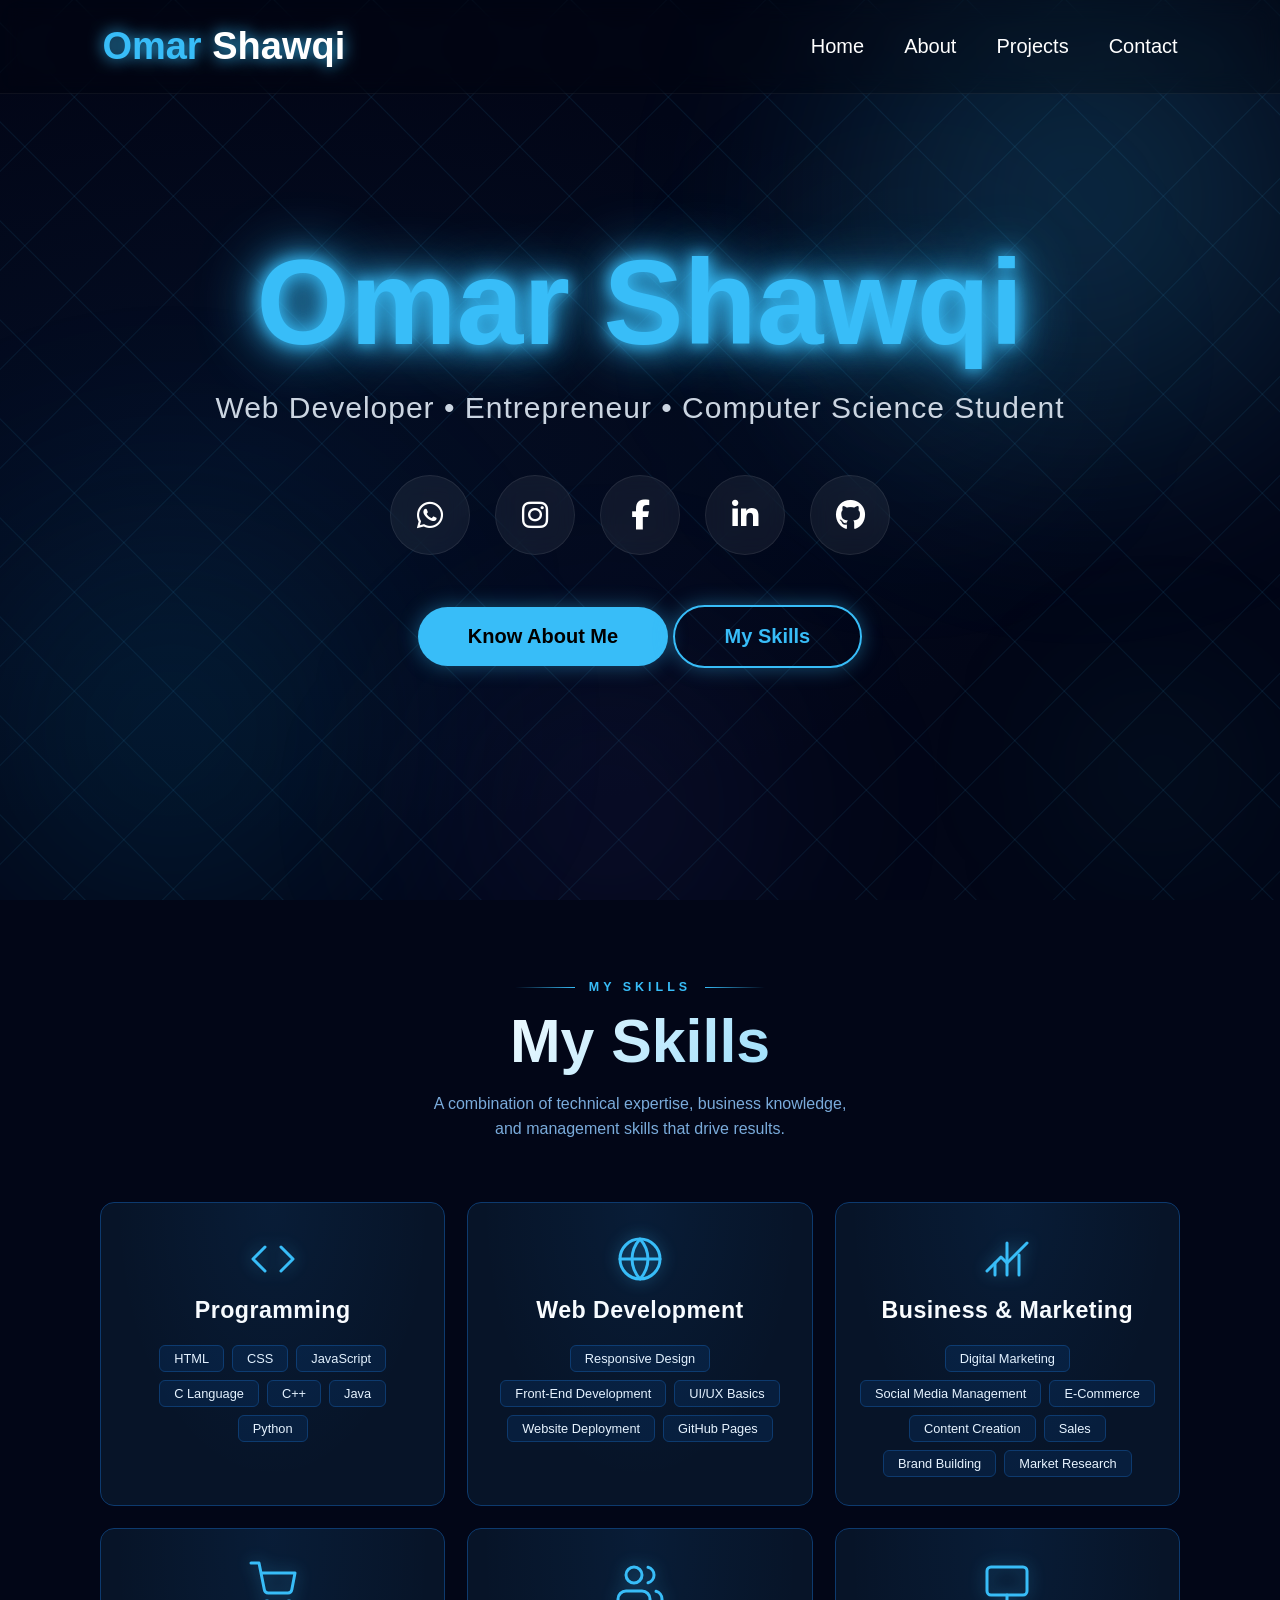
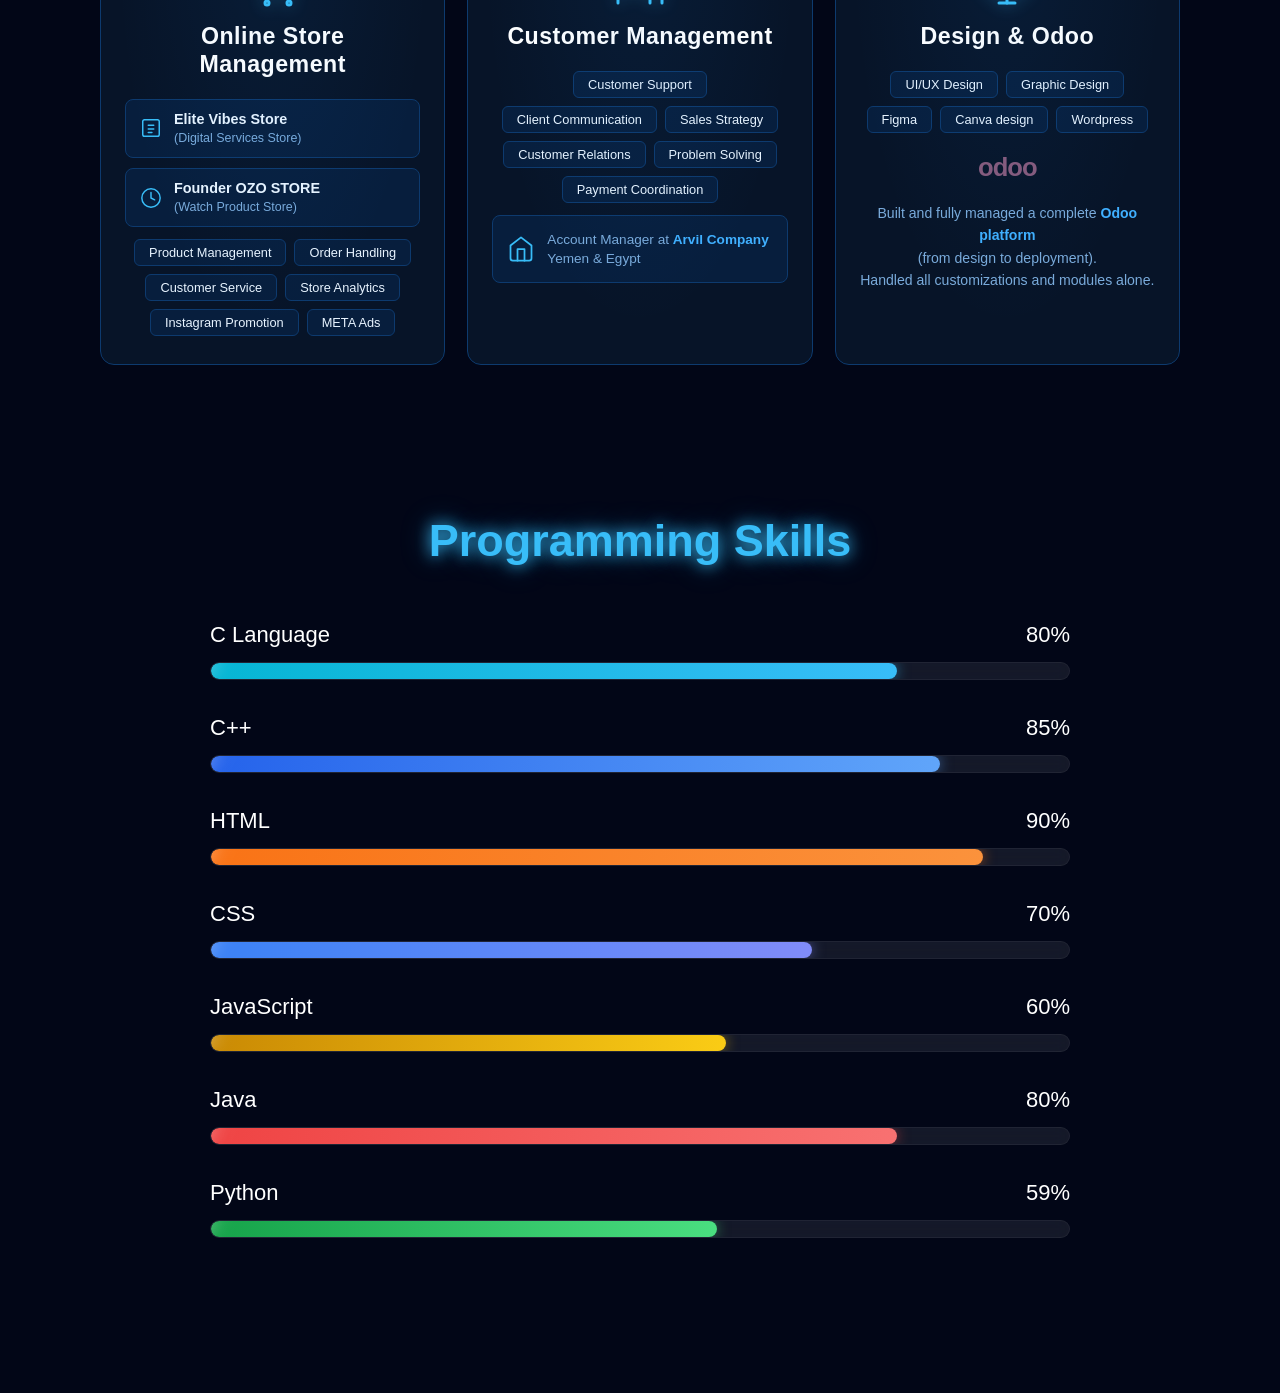
<file: index.html>
<!DOCTYPE html>
<html lang="en">
<head>
    <meta charset="UTF-8">
    <meta name="viewport" content="width=device-width, initial-scale=1.0">
    <title>Omar Shawqi | Portfolio</title>
    <link rel="stylesheet" href="style.css">
    <!-- FONT AWESOME -->
    <link rel="stylesheet" href="https://cdnjs.cloudflare.com/ajax/libs/font-awesome/6.5.1/css/all.min.css"/>
</head>

<body>

<div class="bg-animation"></div>

<!-- NAVBAR -->
<nav>
   <div class="logo">
    <span class="logo-blue">Omar</span>
    <span class="logo-white">Shawqi</span>
</div>
    <ul>
        <li><a href="index.html">Home</a></li>
        <li><a href="about.html">About</a></li>
        <li><a href="projects.html">Projects</a></li>
        <li><a href="contact.html">Contact</a></li>
    </ul>
</nav>

<!-- HERO -->
<section class="hero">
    <div class="hero-content">
        <h1 id="typing-text"></h1>
        <p>Web Developer • Entrepreneur • Computer Science Student</p>
        <div class="social-icons">
            <a href="https://wa.me/967772291980" target="_blank"><i class="fab fa-whatsapp"></i></a>
            <a href="https://instagram.com/7qz_2" target="_blank"><i class="fab fa-instagram"></i></a>
            <a href="#"><i class="fab fa-facebook-f"></i></a>
            <a href="#"><i class="fab fa-linkedin-in"></i></a>
            <a href="https://omarshawqi7722.github.io/personalweb/" target="_blank"><i class="fab fa-github"></i></a>
        </div>
        <a href="about.html" class="main-btn">Know About Me</a>
        <a href="#skills" class="main-btn secondary-btn">
    My Skills
</a>
    </div>
</section>

<!-- ─── SKILLS SECTION ─── -->
<section id="skills">

  <div class="section-label"><span>MY SKILLS</span></div>
  <h2 class="section-title">My Skills</h2>
  <p class="section-sub">A combination of technical expertise, business knowledge,<br>and management skills that drive results.</p>

  <div class="skills-grid">

    <!-- 1. Programming -->
    <div class="skill-card">
      <div class="card-icon">
        <svg viewBox="0 0 24 24" fill="none" stroke="currentColor" stroke-width="1.5" stroke-linecap="round" stroke-linejoin="round">
          <polyline points="16 18 22 12 16 6"/>
          <polyline points="8 6 2 12 8 18"/>
        </svg>
      </div>
      <div class="card-title">Programming</div>
      <div class="tags">
        <span class="tag">HTML</span>
        <span class="tag">CSS</span>
        <span class="tag">JavaScript</span>
        <span class="tag">C Language</span>
        <span class="tag">C++</span>
        <span class="tag">Java</span>
        <span class="tag">Python</span>
      </div>
    </div>

    <!-- 2. Web Development -->
    <div class="skill-card">
      <div class="card-icon">
        <svg viewBox="0 0 24 24" fill="none" stroke="currentColor" stroke-width="1.5" stroke-linecap="round" stroke-linejoin="round">
          <circle cx="12" cy="12" r="10"/>
          <line x1="2" y1="12" x2="22" y2="12"/>
          <path d="M12 2a15.3 15.3 0 0 1 4 10 15.3 15.3 0 0 1-4 10 15.3 15.3 0 0 1-4-10 15.3 15.3 0 0 1 4-10z"/>
        </svg>
      </div>
      <div class="card-title">Web Development</div>
      <div class="tags">
        <span class="tag">Responsive Design</span>
        <span class="tag">Front-End Development</span>
        <span class="tag">UI/UX Basics</span>
        <span class="tag">Website Deployment</span>
        <span class="tag">GitHub Pages</span>
      </div>
    </div>

    <!-- 3. Business & Marketing -->
    <div class="skill-card">
      <div class="card-icon">
        <svg viewBox="0 0 24 24" fill="none" stroke="currentColor" stroke-width="1.5" stroke-linecap="round" stroke-linejoin="round">
          <line x1="18" y1="20" x2="18" y2="10"/>
          <line x1="12" y1="20" x2="12" y2="4"/>
          <line x1="6" y1="20" x2="6" y2="14"/>
          <polyline points="22 4 12 14 9 11 2 18"/>
        </svg>
      </div>
      <div class="card-title">Business &amp; Marketing</div>
      <div class="tags">
        <span class="tag">Digital Marketing</span>
        <span class="tag">Social Media Management</span>
        <span class="tag">E-Commerce</span>
        <span class="tag">Content Creation</span>
        <span class="tag">Sales</span>
        <span class="tag">Brand Building</span>
        <span class="tag">Market Research</span>
      </div>
    </div>

    <!-- 4. Online Store Management -->
    <div class="skill-card">
      <div class="card-icon">
        <svg viewBox="0 0 24 24" fill="none" stroke="currentColor" stroke-width="1.5" stroke-linecap="round" stroke-linejoin="round">
          <circle cx="9" cy="21" r="1"/>
          <circle cx="20" cy="21" r="1"/>
          <path d="M1 1h4l2.68 13.39a2 2 0 0 0 2 1.61h9.72a2 2 0 0 0 2-1.61L23 6H6"/>
        </svg>
      </div>
      <div class="card-title">Online Store Management</div>
      <div class="store-item">
        <svg viewBox="0 0 24 24" fill="none" stroke="currentColor" stroke-width="1.5" stroke-linecap="round" stroke-linejoin="round">
          <rect x="3" y="3" width="18" height="18" rx="2"/>
          <path d="M9 9h6M9 13h6M9 17h4"/>
        </svg>
        <div class="store-item-text">
          <strong>Elite Vibes Store</strong>
          <span>(Digital Services Store)</span>
        </div>
      </div>
      <div class="store-item">
        <svg viewBox="0 0 24 24" fill="none" stroke="currentColor" stroke-width="1.5" stroke-linecap="round" stroke-linejoin="round">
          <circle cx="12" cy="12" r="10"/>
          <path d="M12 6v6l4 2"/>
        </svg>
        <div class="store-item-text">
          <strong>Founder OZO STORE</strong>
          <span>(Watch Product Store)</span>
        </div>
      </div>
      <div class="tags" style="margin-top:12px;">
        <span class="tag">Product Management</span>
        <span class="tag">Order Handling</span>
        <span class="tag">Customer Service</span>
        <span class="tag">Store Analytics</span>
        <span class="tag">Instagram Promotion</span>
        <span class="tag">META Ads</span>
      </div>
    </div>

    <!-- 5. Customer Management -->
    <div class="skill-card">
      <div class="card-icon">
        <svg viewBox="0 0 24 24" fill="none" stroke="currentColor" stroke-width="1.5" stroke-linecap="round" stroke-linejoin="round">
          <path d="M17 21v-2a4 4 0 0 0-4-4H5a4 4 0 0 0-4 4v2"/>
          <circle cx="9" cy="7" r="4"/>
          <path d="M23 21v-2a4 4 0 0 0-3-3.87"/>
          <path d="M16 3.13a4 4 0 0 1 0 7.75"/>
        </svg>
      </div>
      <div class="card-title">Customer Management</div>
      <div class="tags">
        <span class="tag">Customer Support</span>
        <span class="tag">Client Communication</span>
        <span class="tag">Sales Strategy</span>
        <span class="tag">Customer Relations</span>
        <span class="tag">Problem Solving</span>
        <span class="tag">Payment Coordination</span>
        
      </div>
      <div class="company-badge">
        <svg viewBox="0 0 24 24" fill="none" stroke="currentColor" stroke-width="1.5" stroke-linecap="round" stroke-linejoin="round">
          <path d="M3 9l9-7 9 7v11a2 2 0 0 1-2 2H5a2 2 0 0 1-2-2z"/>
          <polyline points="9 22 9 12 15 12 15 22"/>
        </svg>
        <div>
           Account Manager at 
<a href="https://www.facebook.com/ArvilGroup"
target="_blank">
    Arvil Company
</a>

<br>

Yemen & Egypt
        </div>
      </div>
    </div>

    <!-- 6. Design & Odoo -->
    <div class="skill-card">
      <div class="card-icon">
        <svg viewBox="0 0 24 24" fill="none" stroke="currentColor" stroke-width="1.5" stroke-linecap="round" stroke-linejoin="round">
          <rect x="2" y="3" width="20" height="14" rx="2"/>
          <line x1="8" y1="21" x2="16" y2="21"/>
          <line x1="12" y1="17" x2="12" y2="21"/>
        </svg>
      </div>
      <div class="card-title">Design &amp; Odoo</div>
      <div class="odoo-block">
        <div class="tags">
          <span class="tag">UI/UX Design</span>
          <span class="tag">Graphic Design</span>
          <span class="tag">Figma</span>
          <span class="tag">Canva design</span>
           <span class="tag">Wordpress</span>
        </div>
        <div class="odoo-logo"><span class="odoo-logo-text">odoo</span></div>
        <div class="odoo-desc">
          Built and fully managed a complete <a href="#">Odoo platform</a><br>
          (from design to deployment).<br>
          Handled all customizations and modules alone.
        </div>
      </div>
    </div>

  </div>
</section>
<!-- ─── END SKILLS SECTION ─── -->

<!-- PROGRAMMING SKILLS BARS SECTION -->
<section class="skills-section">
    <h2>Programming Skills</h2>

    <!-- C -->
    <div class="skill">
        <div class="skill-info">
            <span>C Language</span>
            <span>80%</span>
        </div>
        <div class="skill-bar">
            <div class="skill-fill c"></div>
        </div>
    </div>

    <!-- C++ -->
    <div class="skill">
        <div class="skill-info">
            <span>C++</span>
            <span>85%</span>
        </div>
        <div class="skill-bar">
            <div class="skill-fill cpp"></div>
        </div>
    </div>

    <!-- HTML -->
    <div class="skill">
        <div class="skill-info">
            <span>HTML</span>
            <span>90%</span>
        </div>
        <div class="skill-bar">
            <div class="skill-fill html"></div>
        </div>
    </div>

    <!-- CSS -->
    <div class="skill">
        <div class="skill-info">
            <span>CSS</span>
            <span>70%</span>
        </div>
        <div class="skill-bar">
            <div class="skill-fill css"></div>
        </div>
    </div>

    <!-- JavaScript -->
    <div class="skill">
        <div class="skill-info">
            <span>JavaScript</span>
            <span>60%</span>
        </div>
        <div class="skill-bar">
            <div class="skill-fill js"></div>
        </div>
    </div>

    <!-- Java -->
    <div class="skill">
        <div class="skill-info">
            <span>Java</span>
            <span>80%</span>
        </div>
        <div class="skill-bar">
            <div class="skill-fill java"></div>
        </div>
    </div>

    <!-- Python -->
    <div class="skill">
        <div class="skill-info">
            <span>Python</span>
            <span>59%</span>
        </div>
        <div class="skill-bar">
            <div class="skill-fill python"></div>
        </div>
    </div>

</section>

<script src="script.js"></script>

</body>
</html>
</file>
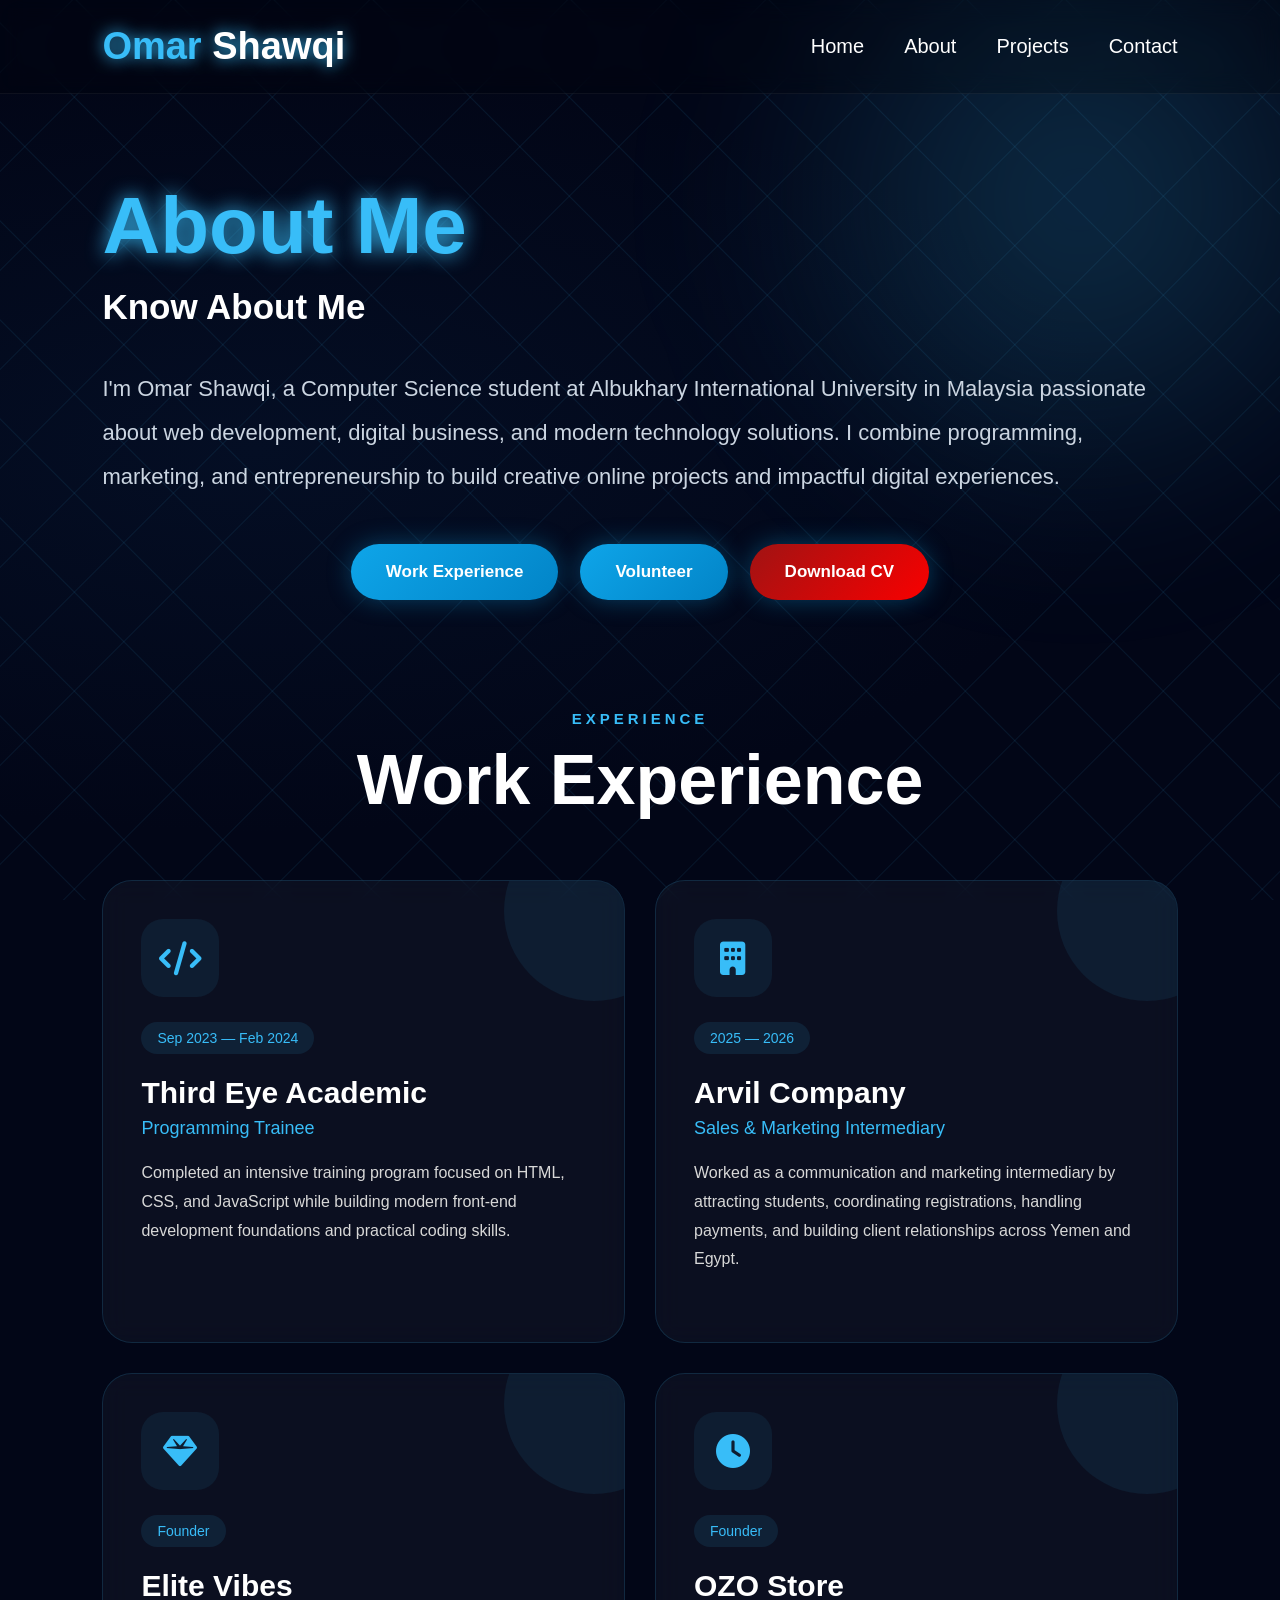
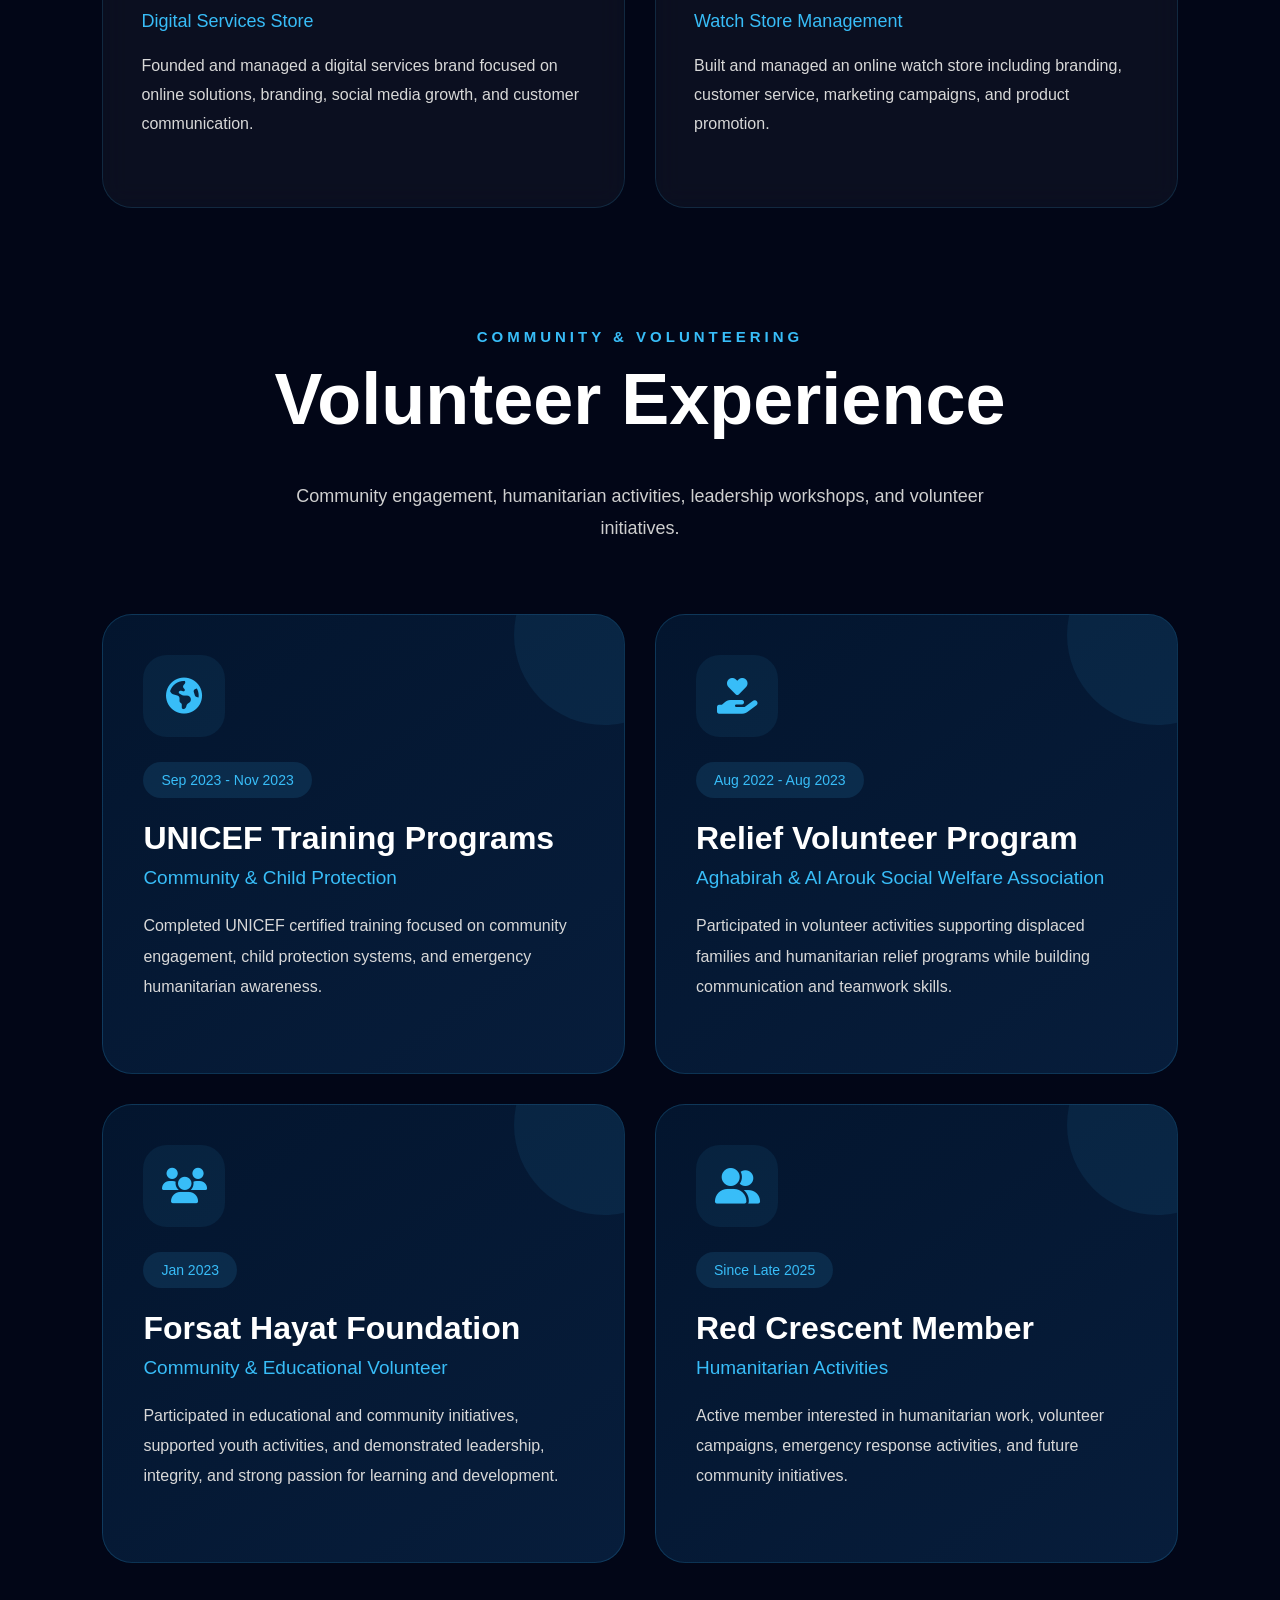
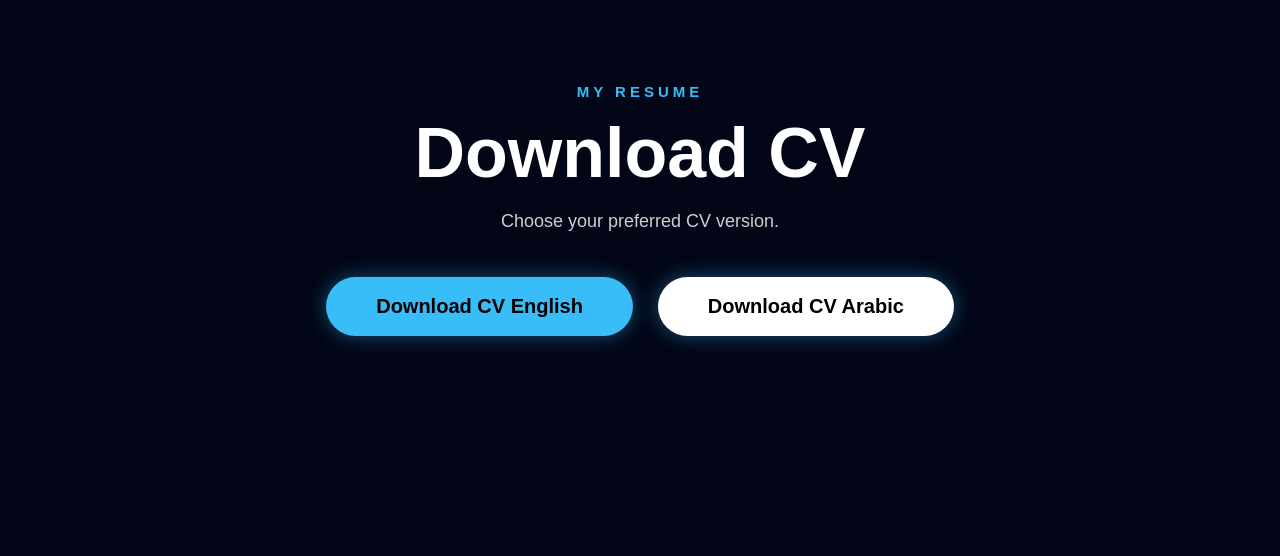
<file: about.html>
<!DOCTYPE html>
<html lang="en">
<head>
    <meta charset="UTF-8">
    <meta name="viewport" content="width=device-width, initial-scale=1.0">

    <title>About Me | Omar Shawqi</title>

    <link rel="stylesheet" href="style.css">

    <link rel="stylesheet"
    href="https://cdnjs.cloudflare.com/ajax/libs/font-awesome/6.5.1/css/all.min.css">

</head>

<body>

<div class="bg-animation"></div>

<!-- NAVBAR -->

<nav>

    <div class="logo">
    <span class="logo-blue">Omar</span>
    <span class="logo-white">Shawqi</span>
</div>

    <ul>

        <li><a href="index.html">Home</a></li>

        <li><a href="about.html">About</a></li>

        <li><a href="projects.html">Projects</a></li>

        <li><a href="contact.html">Contact</a></li>

    </ul>

</nav>


<!-- ABOUT -->

<section class="about-page">

    <div class="about-container">

        <h1>
            About Me
        </h1>

        <h2>
            Know About Me
        </h2>

        <p>
    I'm Omar Shawqi, a Computer Science student at Albukhary International University in Malaysia passionate about web development, digital business, and modern technology solutions.
    I combine programming, marketing, and entrepreneurship to build creative online projects and impactful digital experiences.
</p>

                   <!-- HERO BUTTONS -->

<div class="hero-buttons">

   <a href="#work" class="hero-btn work-btn">
    Work Experience
</a>
   

    <a href="#volunteer" class="hero-btn">
        Volunteer
    </a>

    <a href="#cv-section" class="hero-btn cv-btn">
        Download CV
    </a>

</div>

<!-- ================= WORK EXPERIENCE ================= -->

<section id="work" class="work-section">

    <div class="work-heading">

        <span>
            EXPERIENCE
        </span>

        <h2>
            Work Experience
        </h2>

    </div>


    <div class="work-grid">

        <!-- THIRD EYE -->

        <div class="work-card">

            <div class="work-icon">
                <i class="fas fa-code"></i>
            </div>

            <div class="work-date">
                Sep 2023 — Feb 2024
            </div>

            <h3>
                Third Eye Academic
            </h3>

            <h4>
                Programming Trainee
            </h4>

            <p>
                Completed an intensive training program focused on HTML, CSS, and JavaScript while building modern front-end development foundations and practical coding skills.
            </p>

        </div>


        <!-- ARVIL -->

        <div class="work-card">

            <div class="work-icon">
                <i class="fas fa-building"></i>
            </div>

            <div class="work-date">
                2025 — 2026
            </div>

            <h3>
                Arvil Company
            </h3>

            <h4>
                Sales & Marketing Intermediary
            </h4>

            <p>
                Worked as a communication and marketing intermediary by attracting students, coordinating registrations, handling payments, and building client relationships across Yemen and Egypt.
            </p>

        </div>


        <!-- ELITE VIBES -->

        <div class="work-card">

            <div class="work-icon">
                <i class="fas fa-gem"></i>
            </div>

            <div class="work-date">
                Founder
            </div>

            <h3>
                Elite Vibes
            </h3>

            <h4>
                Digital Services Store
            </h4>

            <p>
                Founded and managed a digital services brand focused on online solutions, branding, social media growth, and customer communication.
            </p>

        </div>


        <!-- OZO STORE -->

        <div class="work-card">

            <div class="work-icon">
              <i class="fas fa-clock"></i>
            </div>

            <div class="work-date">
                Founder
            </div>

            <h3>
                OZO Store
            </h3>

            <h4>
                Watch Store Management
            </h4>

            <p>
                Built and managed an online watch store including branding, customer service, marketing campaigns, and product promotion.
            </p>

        </div>

    </div>

</section>
       
<!-- ================= VOLUNTEER EXPERIENCE ================= -->

<section id="volunteer" class="volunteer-section">

    <div class="volunteer-header">

        <span>COMMUNITY & VOLUNTEERING</span>

        <h2>Volunteer Experience</h2>

        <p>
            Community engagement, humanitarian activities,
            leadership workshops, and volunteer initiatives.
        </p>

    </div>

    <div class="volunteer-grid">

        <!-- UNICEF -->

        <div class="volunteer-card">

            <div class="volunteer-icon">
                <i class="fas fa-earth-americas"></i>
            </div>

            <div class="volunteer-date">
                Sep 2023 - Nov 2023
            </div>

            <h3>UNICEF Training Programs</h3>

            <h4>Community & Child Protection</h4>

            <p>
                Completed UNICEF certified training focused on
                community engagement, child protection systems,
                and emergency humanitarian awareness.
            </p>

        </div>


        <!-- RELIEF PROGRAM -->

        <div class="volunteer-card">

            <div class="volunteer-icon">
                <i class="fas fa-hand-holding-heart"></i>
            </div>

            <div class="volunteer-date">
                Aug 2022 - Aug 2023
            </div>

            <h3>Relief Volunteer Program</h3>

            <h4> Aghabirah & Al Arouk Social Welfare Association</h4>

            <p>
                Participated in volunteer activities supporting
                displaced families and humanitarian relief programs
                while building communication and teamwork skills.
            </p>

        </div>


        <!--FORSAT HAYAT VOLUNTEER  -->

        <div class="volunteer-card">

            <div class="volunteer-icon">
                <i class="fas fa-users"></i>
            </div>

            <div class="volunteer-date">
                Jan 2023
            </div>

            <h3>Forsat Hayat Foundation</h3>

            <h4>Community & Educational Volunteer</h4>

            <p>
                Participated in educational and community initiatives,
        supported youth activities, and demonstrated leadership,
        integrity, and strong passion for learning and development.
            </p>

        </div>


        <!-- RED CRESCENT -->

        <div class="volunteer-card">

            <div class="volunteer-icon">
                <i class="fas fa-user-group"></i>
            </div>

            <div class="volunteer-date">
                Since Late 2025
            </div>

            <h3>Red Crescent Member</h3>

            <h4>Humanitarian Activities</h4>

            <p>
                Active member interested in humanitarian work,
                volunteer campaigns, emergency response activities,
                and future community initiatives.
            </p>

        </div>

    </div>

</section>

</div>
<!-- ================= CV SECTION ================= -->

<section id="cv-section" class="cv-section">

    <div class="cv-container">

        <span>
            MY RESUME
        </span>

        <h2>
            Download CV
        </h2>

        <p>
            Choose your preferred CV version.
        </p>

        <div class="cv-buttons">

            <a href="cv-english.pdf"
            download
            class="main-btn">

                Download CV English

            </a>

            <a href="cv-arabic.pdf"
            download
            class="main-btn second-btn">

                Download CV Arabic

            </a>

        </div>

    </div>

</section>
</body>
</html>
</file>
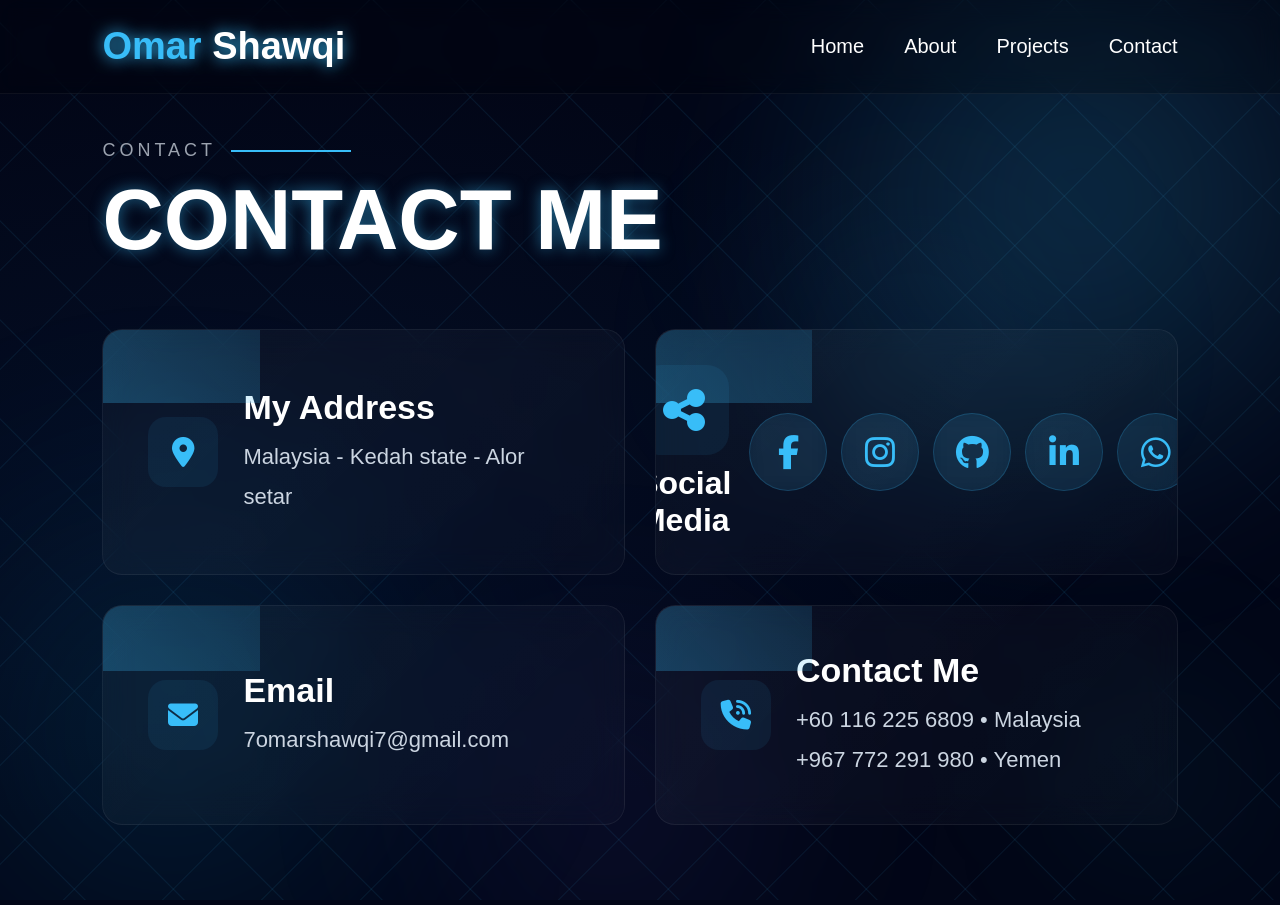
<file: contact.html>
<!DOCTYPE html>
<html lang="en">
<head>

    <meta charset="UTF-8">

    <meta name="viewport" content="width=device-width, initial-scale=1.0">

    <title>Contact | Omar Shawqi</title>

    <link rel="stylesheet" href="style.css">

    <!-- FONT AWESOME -->
    <link rel="stylesheet"
    href="https://cdnjs.cloudflare.com/ajax/libs/font-awesome/6.5.1/css/all.min.css">

</head>

<body>

<div class="bg-animation"></div>

<!-- ================= NAVBAR ================= -->

<nav>

     <div class="logo">
    <span class="logo-blue">Omar</span>
    <span class="logo-white">Shawqi</span>
</div>

    <ul>

        <li>
            <a href="index.html">Home</a>
        </li>

        <li>
            <a href="about.html">About</a>
        </li>

        <li>
            <a href="projects.html">Projects</a>
        </li>

        <li>
            <a href="contact.html" class="active">
                Contact
            </a>
        </li>

    </ul>

</nav>


<!-- ================= CONTACT PAGE ================= -->

<section class="contact-page">

    <div class="contact-container">

        <!-- TITLE -->

        <div class="contact-title">

            <span>Contact</span>

            <h1>CONTACT ME</h1>

        </div>


        <!-- GRID -->

        <div class="contact-grid">


            <!-- ADDRESS -->

            <div class="contact-card">

                <div class="contact-icon">

                    <i class="fas fa-location-dot"></i>

                </div>

                <div class="contact-info">

                    <h2>My Address</h2>

                    <p>Malaysia - Kedah state - Alor setar  </p>

                </div>

            </div>


            <!-- SOCIAL MEDIA -->

            <div class="contact-card social-card"> 
           
                <!-- SHARE ICON -->
                
             <div class="social-header">

    <div class="contact-icon">
        <i class="fas fa-share-nodes"></i>
    </div>

    <h2>
        Social Media
    </h2>

</div>


                <!-- SOCIAL ICONS -->

                <div class="contact-social">

                    <!-- FACEBOOK -->

                    <a href="https://www.facebook.com/share/17MF6jE2B3/"
                    target="_blank"
                    class="social-btn">

                        <i class="fab fa-facebook-f"></i>

                    </a>


                    <!-- INSTAGRAM -->

                    <a href="https://instagram.com/7qz_2"
                    target="_blank"
                    class="social-btn">

                        <i class="fab fa-instagram"></i>

                    </a>


                    <!-- GITHUB -->

                    <a href="https://github.com/omarshawqi7722"
                    target="_blank"
                    class="social-btn">

                        <i class="fab fa-github"></i>

                    </a>


                    <!-- LINKEDIN -->

                    <a href="https://www.linkedin.com/in/omar-shawqi-67b911262/"
                    target="_blank"
                    class="social-btn">

                        <i class="fab fa-linkedin-in"></i>

                    </a>


                    <!-- WHATSAPP -->

                    <a href="https://wa.me/967772291980"
                    target="_blank"
                    class="social-btn">

                        <i class="fab fa-whatsapp"></i>

                    </a>

                </div>

            </div>


            <!-- EMAIL -->

            <div class="contact-card">

                <div class="contact-icon">

                    <i class="fas fa-envelope"></i>

                </div>

                <div class="contact-info">

                    <h2>Email</h2>

                    <p>7omarshawqi7@gmail.com</p>

                </div>

            </div>


            <!-- PHONE -->

            <div class="contact-card">

                <div class="contact-icon">

                    <i class="fas fa-phone-volume"></i>

                </div>

                <div class="contact-info">

                    <h2>Contact Me</h2>
                    <p>+60 116 225 6809   • Malaysia </p>
                    <p>+967 772 291 980   • Yemen </p>

                </div>

            </div>

        </div>

    </div>

</section>


<script src="script.js"></script>

</body>
</html>
</file>
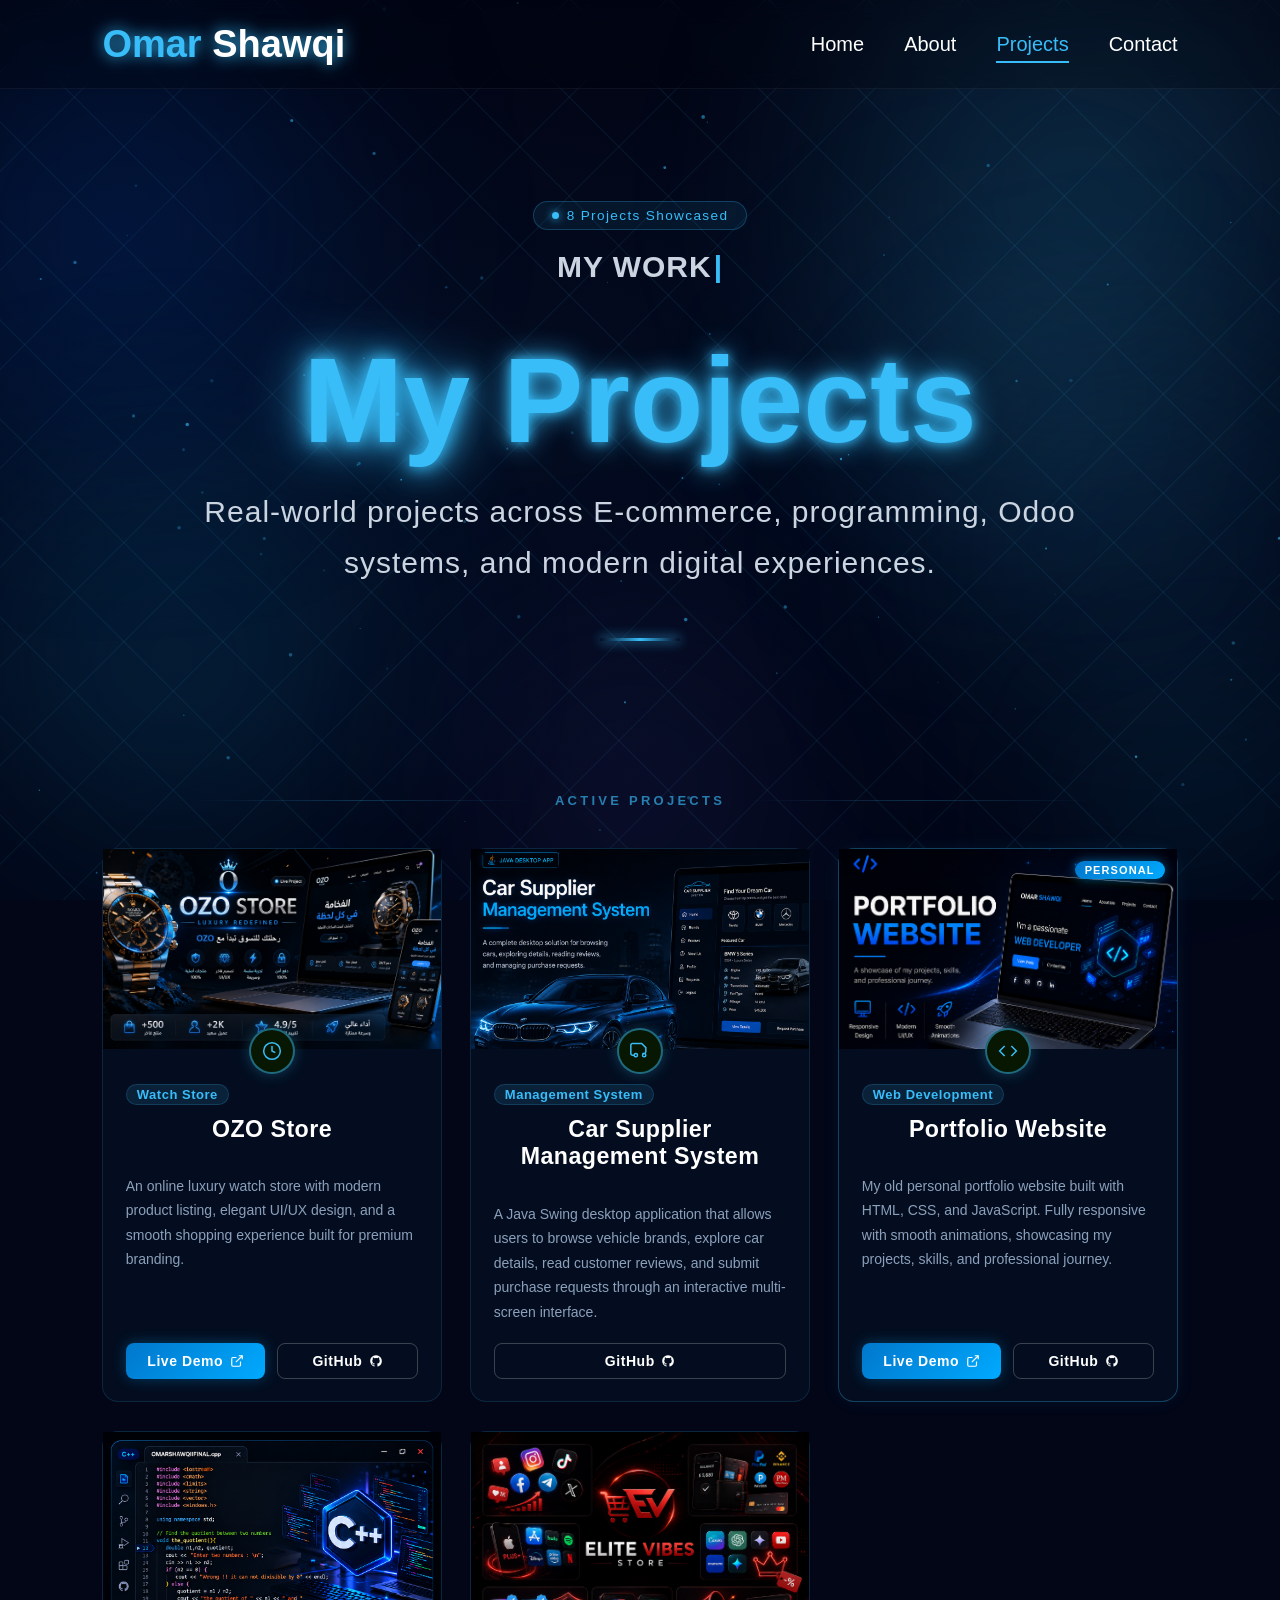
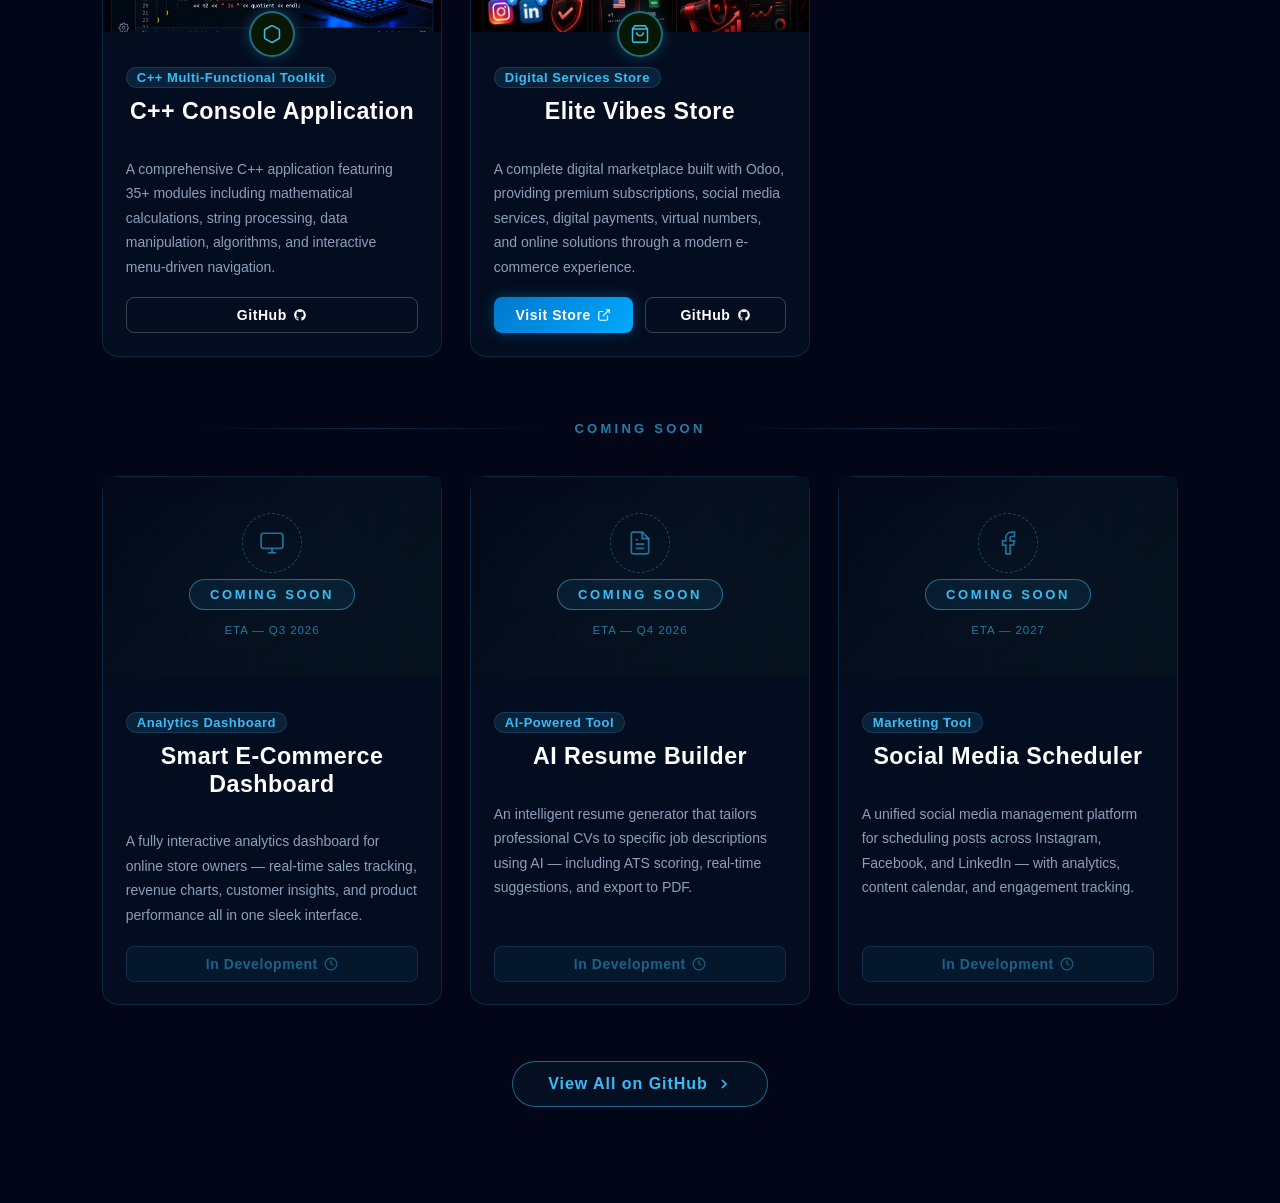
<file: projects.html>
<!DOCTYPE html>
<html lang="en">
<head>
    <meta charset="UTF-8">
    <meta name="viewport" content="width=device-width, initial-scale=1.0">
    <title>My Projects — Omar Shawqi</title>

    <!-- Fonts are now loaded via @import inside style.css -->
    <link rel="stylesheet" href="style.css">
    <link rel="stylesheet" href="https://cdnjs.cloudflare.com/ajax/libs/font-awesome/6.5.1/css/all.min.css">

    <style>
        /* ── Extra animations specific to this page ── */

        /* Floating particles canvas sits behind everything */
        #particles-canvas {
            position: fixed;
            inset: 0;
            z-index: 0;
            pointer-events: none;
        }

        /* Pulsing glow ring on the hero headline */
        .hero-title .glow-word {
            display: inline-block;
            color: var(--cyan);
            text-shadow:
                0 0 12px var(--cyan),
                0 0 28px var(--cyan);
            animation: glowPulse 3s ease-in-out infinite alternate;
        }

        @keyframes glowPulse {
            from { text-shadow: 0 0 10px var(--cyan), 0 0 22px var(--cyan); }
            to   { text-shadow: 0 0 22px var(--cyan), 0 0 55px var(--cyan), 0 0 90px var(--cyan); }
        }

        /* Horizontal scan-line sweep over the whole page */
        body::after {
            content: "";
            position: fixed;
            top: -100vh;
            left: 0;
            width: 100%;
            height: 3px;
            background: linear-gradient(90deg,
                transparent 0%,
                rgba(56, 189, 248, 0.18) 40%,
                rgba(56, 189, 248, 0.55) 50%,
                rgba(56, 189, 248, 0.18) 60%,
                transparent 100%
            );
            animation: scanLine 7s linear infinite;
            pointer-events: none;
            z-index: 9999;
        }

        @keyframes scanLine {
            0%   { top: -10px; }
            100% { top: 110vh; }
        }

        /* Counter badge showing project count */
        .projects-count {
            display: inline-flex;
            align-items: center;
            gap: 8px;
            background: rgba(56, 189, 248, 0.08);
            border: 1px solid rgba(56, 189, 248, 0.25);
            border-radius: 30px;
            padding: 6px 18px;
            font-size: 0.85rem;
            color: #38bdf8;
            letter-spacing: 0.1em;
            margin-bottom: 20px;
        }

        .projects-count .dot {
            width: 7px;
            height: 7px;
            border-radius: 50%;
            background: var(--cyan);
            box-shadow: 0 0 8px var(--cyan);
            animation: blink 1.4s ease-in-out infinite;
        }

        @keyframes blink {
            0%, 100% { opacity: 1; }
            50%       { opacity: 0.2; }
        }

        /* Typed cursor after hero tag */
        .hero-tag::after {
            content: "|";
            animation: cursorBlink 1s step-end infinite;
            margin-left: 2px;
            color: var(--cyan);
        }

        @keyframes cursorBlink {
            0%, 100% { opacity: 1; }
            50%       { opacity: 0; }
        }

        /* Coming-soon card inner glow effect */
        .project-card.coming-soon .card-preview {
            background: linear-gradient(135deg, #04101e 0%, #081827 50%, #04101e 100%);
        }

        .project-card.coming-soon .card-preview::after {
            content: "";
            position: absolute;
            inset: 0;
            background: radial-gradient(ellipse at center,
                rgba(56, 189, 248, 0.08) 0%,
                transparent 70%
            );
            z-index: 1;
            animation: innerGlow 3s ease-in-out infinite alternate;
        }

        @keyframes innerGlow {
            from { opacity: 0.5; }
            to   { opacity: 1.0; }
        }

        /* Countdown / ETA badge on coming-soon cards */
        .eta-badge {
            font-size: 0.72rem;
            color: rgba(56, 189, 248, 0.6);
            letter-spacing: 0.08em;
            margin-top: 4px;
        }

        /* Orbital ring decoration on coming-soon icon */
        .coming-soon-icon {
            position: relative;
            width: 52px;
            height: 52px;
            display: flex;
            align-items: center;
            justify-content: center;
        }

        .coming-soon-icon::before {
            content: "";
            position: absolute;
            inset: -4px;
            border-radius: 50%;
            border: 1.5px dashed rgba(56, 189, 248, 0.35);
            animation: spin 6s linear infinite;
        }

        @keyframes spin {
            from { transform: rotate(0deg); }
            to   { transform: rotate(360deg); }
        }
    </style>
</head>

<body>

<!-- Particle canvas background -->
<canvas id="particles-canvas"></canvas>

<!-- bg-animation provides animated grid & glow (from style.css) -->
<div class="bg-animation"></div>

<!-- ================================================================
     NAVBAR
     ================================================================ -->
<nav class="navbar">
    <div class="nav-logo">
        <span class="logo-first">Omar</span>
        <span class="logo-last">Shawqi</span>
    </div>

    <ul class="nav-links">
        <li><a href="index.html">Home</a></li>
        <li><a href="about.html">About</a></li>
        <li><a href="projects.html" class="active">Projects</a></li>
        <li><a href="contact.html">Contact</a></li>
    </ul>
</nav>

<!-- ================================================================
     HERO
     ================================================================ -->
<section class="hero projects-hero">
    <div class="glow-left"></div>
    <div class="glow-right"></div>

    <div class="hero-content">
        <div class="projects-count">
            <span class="dot"></span>
            8 Projects Showcased
        </div>
        <p class="hero-tag">MY WORK</p>
        <h1 class="hero-title">
            My <span class="glow-word">Projects</span>
        </h1>
        <p class="hero-sub">
            Real-world projects across 
            E-commerce, programming,
            Odoo systems, and modern digital experiences.
        </p>
        <div class="hero-line"></div>
    </div>
</section>

<!-- ================================================================
     PROJECTS GRID  —  Active Projects
     ================================================================ -->
<section class="projects-section">

    <!-- ── Divider ── -->
    <div class="section-divider">
        <span>Active Projects</span>
    </div>

    <div class="projects-grid">

        <!-- PROJECT 1: OZO Store -->
        <article class="project-card" data-delay="0">
            <div class="card-preview">
                <img src="images/ozo-store-cover.png" alt="OZO Store" class="preview-img">
                <div class="preview-placeholder">
                    <svg viewBox="0 0 24 24" fill="none" stroke="currentColor" stroke-width="1.5">
                        <rect x="3" y="3" width="18" height="18" rx="2"/>
                        <circle cx="8.5" cy="8.5" r="1.5"/>
                        <polyline points="21 15 16 10 5 21"/>
                    </svg>
                    <span>Add image: <code>images/ozo-store-cover.png</code></span>
                </div>
                <div class="proj-card-icon">
                    <svg viewBox="0 0 24 24" fill="none" stroke="currentColor" stroke-width="1.8">
                        <circle cx="12" cy="12" r="10"/>
                        <polyline points="12 6 12 12 16 14"/>
                    </svg>
                </div>
            </div>
            <div class="card-body">
                <span class="card-tag">Watch Store</span>
                <h2 class="card-title">OZO Store</h2>
                <p class="card-desc">
                    An online luxury watch store with modern product listing,
                    elegant UI/UX design, and a smooth shopping experience
                    built for premium branding.
                </p>
                <div class="card-btns">
                   <a href="https://ozostore.odoo.com" target="_blank" class="btn btn-live">
                Live Demo
           <svg viewBox="0 0 24 24" fill="none" stroke="currentColor" stroke-width="2">
               <path d="M18 13v6a2 2 0 01-2 2H5a2 2 0 01-2-2V8a2 2 0 012-2h6"/>
              <polyline points="15 3 21 3 21 9"/>
              <line x1="10" y1="14" x2="21" y2="3"/>
                  </svg>
                   </a>
                    <a href="https://github.com/omarshawqi7722" target="_blank" class="btn btn-github">
                        GitHub
                        <svg viewBox="0 0 24 24" fill="currentColor">
                            <path d="M12 2C6.477 2 2 6.484 2 12.017c0 4.425 2.865 8.18 6.839 9.504.5.092.682-.217.682-.483 0-.237-.008-.868-.013-1.703-2.782.605-3.369-1.343-3.369-1.343-.454-1.158-1.11-1.466-1.11-1.466-.908-.62.069-.608.069-.608 1.003.07 1.531 1.032 1.531 1.032.892 1.53 2.341 1.088 2.91.832.092-.647.35-1.088.636-1.338-2.22-.253-4.555-1.113-4.555-4.951 0-1.093.39-1.988 1.029-2.688-.103-.253-.446-1.272.098-2.65 0 0 .84-.27 2.75 1.026A9.564 9.564 0 0112 6.844c.85.004 1.705.115 2.504.337 1.909-1.296 2.747-1.027 2.747-1.027.546 1.379.202 2.398.1 2.651.64.7 1.028 1.595 1.028 2.688 0 3.848-2.339 4.695-4.566 4.943.359.309.678.92.678 1.855 0 1.338-.012 2.419-.012 2.749 0 .268.18.58.688.482A10.019 10.019 0 0022 12.017C22 6.484 17.522 2 12 2z"/>
                        </svg>
                    </a>
                </div>
            </div>
        </article>



        <!-- PROJECT 2: car mangament -->
        <article class="project-card" data-delay="3">
            <div class="card-preview">
                <img src="images/car-store-cover.png" alt="AutoDrive Store" class="preview-img">
                <div class="preview-placeholder">
                    <svg viewBox="0 0 24 24" fill="none" stroke="currentColor" stroke-width="1.5">
                        <rect x="3" y="3" width="18" height="18" rx="2"/>
                        <circle cx="8.5" cy="8.5" r="1.5"/>
                        <polyline points="21 15 16 10 5 21"/>
                    </svg>
                    <span>Add image: <code>images/car-store-cover.png</code></span>
                </div>
                <div class="proj-card-icon">
                    <svg viewBox="0 0 24 24" fill="none" stroke="currentColor" stroke-width="1.8">
                        <path d="M5 17H3a2 2 0 01-2-2V5a2 2 0 012-2h11l5 5v5a2 2 0 01-2 2h-2"/>
                        <circle cx="7" cy="17" r="2"/>
                        <circle cx="17" cy="17" r="2"/>
                    </svg>
                </div>
            </div>
            <div class="card-body">
                <span class="card-tag">Management System</span>
                <h2 class="card-title">Car Supplier Management System</h2>
                <p class="card-desc">
                   A Java Swing desktop application that allows users to browse vehicle brands, explore car details,
                    read customer reviews, and submit purchase requests through an interactive multi-screen interface.
                </p>
                <div class="card-btns">
                    
                    <a href="https://github.com/OMARSHAWQI7722/car-supplier-management-system" target="_blank" class="btn btn-github">
                        GitHub
                        <svg viewBox="0 0 24 24" fill="currentColor">
                            <path d="M12 2C6.477 2 2 6.484 2 12.017c0 4.425 2.865 8.18 6.839 9.504.5.092.682-.217.682-.483 0-.237-.008-.868-.013-1.703-2.782.605-3.369-1.343-3.369-1.343-.454-1.158-1.11-1.466-1.11-1.466-.908-.62.069-.608.069-.608 1.003.07 1.531 1.032 1.531 1.032.892 1.53 2.341 1.088 2.91.832.092-.647.35-1.088.636-1.338-2.22-.253-4.555-1.113-4.555-4.951 0-1.093.39-1.988 1.029-2.688-.103-.253-.446-1.272.098-2.65 0 0 .84-.27 2.75 1.026A9.564 9.564 0 0112 6.844c.85.004 1.705.115 2.504.337 1.909-1.296 2.747-1.027 2.747-1.027.546 1.379.202 2.398.1 2.651.64.7 1.028 1.595 1.028 2.688 0 3.848-2.339 4.695-4.566 4.943.359.309.678.92.678 1.855 0 1.338-.012 2.419-.012 2.749 0 .268.18.58.688.482A10.019 10.019 0 0022 12.017C22 6.484 17.522 2 12 2z"/>
                        </svg>
                    </a>
                </div>
            </div>
        </article>

              <!-- PROJECT 3: Portfolio Website old (featured) -->
         <article class="project-card featured" data-delay="4">
            <div class="card-preview">
                <img src="images/portfolio-cover.png" alt="Portfolio Website" class="preview-img">
                <div class="preview-placeholder">
                    <svg viewBox="0 0 24 24" fill="none" stroke="currentColor" stroke-width="1.5">
                        <rect x="3" y="3" width="18" height="18" rx="2"/>
                        <circle cx="8.5" cy="8.5" r="1.5"/>
                        <polyline points="21 15 16 10 5 21"/>
                    </svg>
                    <span>Add image: <code>images/portfolio-cover.png</code></span>
                </div>
                <span class="card-badge">Personal</span>
                <div class="proj-card-icon">
                    <svg viewBox="0 0 24 24" fill="none" stroke="currentColor" stroke-width="1.8">
                        <polyline points="16 18 22 12 16 6"/>
                        <polyline points="8 6 2 12 8 18"/>
                    </svg>
                </div>
            </div>
            <div class="card-body">
                <span class="card-tag">Web Development</span>
                <h2 class="card-title">Portfolio Website</h2>
                <p class="card-desc">
                    My old personal portfolio website built with HTML, CSS, and JavaScript.
                    Fully responsive with smooth animations, showcasing my projects,
                    skills, and professional journey.
                </p>
                <div class="card-btns">
                    <a href="https://omarshawqi7722.github.io/personalweb/" target="_blank" class="btn btn-live">
                        Live Demo
                        <svg viewBox="0 0 24 24" fill="none" stroke="currentColor" stroke-width="2">
                            <path d="M18 13v6a2 2 0 01-2 2H5a2 2 0 01-2-2V8a2 2 0 012-2h6"/>
                            <polyline points="15 3 21 3 21 9"/>
                            <line x1="10" y1="14" x2="21" y2="3"/>
                        </svg>
                    </a>
                    <a href="https://github.com/omarshawqi7722" target="_blank" class="btn btn-github">
                        GitHub
                        <svg viewBox="0 0 24 24" fill="currentColor">
                            <path d="M12 2C6.477 2 2 6.484 2 12.017c0 4.425 2.865 8.18 6.839 9.504.5.092.682-.217.682-.483 0-.237-.008-.868-.013-1.703-2.782.605-3.369-1.343-3.369-1.343-.454-1.158-1.11-1.466-1.11-1.466-.908-.62.069-.608.069-.608 1.003.07 1.531 1.032 1.531 1.032.892 1.53 2.341 1.088 2.91.832.092-.647.35-1.088.636-1.338-2.22-.253-4.555-1.113-4.555-4.951 0-1.093.39-1.988 1.029-2.688-.103-.253-.446-1.272.098-2.65 0 0 .84-.27 2.75 1.026A9.564 9.564 0 0112 6.844c.85.004 1.705.115 2.504.337 1.909-1.296 2.747-1.027 2.747-1.027.546 1.379.202 2.398.1 2.651.64.7 1.028 1.595 1.028 2.688 0 3.848-2.339 4.695-4.566 4.943.359.309.678.92.678 1.855 0 1.338-.012 2.419-.012 2.749 0 .268.18.58.688.482A10.019 10.019 0 0022 12.017C22 6.484 17.522 2 12 2z"/>
                        </svg>
                    </a>
                </div>
            </div>
        </article>


        

      

        <!-- PROJECT 4: C plus plus  -->
        <article class="project-card" data-delay="2">
            <div class="card-preview">
                <img src="images/odoo-cover.png" alt="Odoo Platform" class="preview-img">
                <div class="preview-placeholder">
                    <svg viewBox="0 0 24 24" fill="none" stroke="currentColor" stroke-width="1.5">
                        <rect x="3" y="3" width="18" height="18" rx="2"/>
                        <circle cx="8.5" cy="8.5" r="1.5"/>
                        <polyline points="21 15 16 10 5 21"/>
                    </svg>
                    <span>Add image: <code>images/odoo-cover.png</code></span>
                </div>
                <div class="proj-card-icon">
                    <svg viewBox="0 0 24 24" fill="none" stroke="currentColor" stroke-width="1.8">
                        <path d="M21 16V8a2 2 0 00-1-1.73l-7-4a2 2 0 00-2 0l-7 4A2 2 0 003 8v8a2 2 0 001 1.73l7 4a2 2 0 002 0l7-4A2 2 0 0021 16z"/>
                    </svg>
                </div>
            </div>
            <div class="card-body">
                <span class="card-tag">C++ Multi-Functional Toolkit</span>
                <h2 class="card-title">C++ Console Application</h2>
                <p class="card-desc">
                  A comprehensive C++ application featuring 35+ modules including mathematical calculations,
                   string processing, data manipulation, algorithms, and interactive menu-driven navigation.
                </p>
                <div class="card-btns">
                   
                    <a href="https://github.com/OMARSHAWQI7722/Final-project" target="_blank" class="btn btn-github">
                        GitHub
                        <svg viewBox="0 0 24 24" fill="currentColor">
                            <path d="M12 2C6.477 2 2 6.484 2 12.017c0 4.425 2.865 8.18 6.839 9.504.5.092.682-.217.682-.483 0-.237-.008-.868-.013-1.703-2.782.605-3.369-1.343-3.369-1.343-.454-1.158-1.11-1.466-1.11-1.466-.908-.62.069-.608.069-.608 1.003.07 1.531 1.032 1.531 1.032.892 1.53 2.341 1.088 2.91.832.092-.647.35-1.088.636-1.338-2.22-.253-4.555-1.113-4.555-4.951 0-1.093.39-1.988 1.029-2.688-.103-.253-.446-1.272.098-2.65 0 0 .84-.27 2.75 1.026A9.564 9.564 0 0112 6.844c.85.004 1.705.115 2.504.337 1.909-1.296 2.747-1.027 2.747-1.027.546 1.379.202 2.398.1 2.651.64.7 1.028 1.595 1.028 2.688 0 3.848-2.339 4.695-4.566 4.943.359.309.678.92.678 1.855 0 1.338-.012 2.419-.012 2.749 0 .268.18.58.688.482A10.019 10.019 0 0022 12.017C22 6.484 17.522 2 12 2z"/>
                        </svg>
                    </a>
                </div>
            </div>
        </article>


          <!-- PROJECT 5: Elite Vibes Store -->
       <article class="project-card" data-delay="1">
    <div class="card-preview">
        <img src="images/elite-vibes-cover.png" alt="Elite Vibes Store" class="preview-img">

        <div class="proj-card-icon">
            <svg viewBox="0 0 24 24" fill="none" stroke="currentColor" stroke-width="1.8">
                <path d="M6 2L3 6v14a2 2 0 002 2h14a2 2 0 002-2V6l-3-4z"/>
                <line x1="3" y1="6" x2="21" y2="6"/>
                <path d="M16 10a4 4 0 01-8 0"/>
            </svg>
        </div>
    </div>

    <div class="card-body">
        <span class="card-tag">Digital Services Store</span>

        <h2 class="card-title">Elite Vibes Store</h2>

        <p class="card-desc">
            A complete digital marketplace built with Odoo, providing premium
            subscriptions, social media services, digital payments, virtual numbers,
            and online solutions through a modern e-commerce experience.
        </p>

    
        <div class="card-btns">

            <a href="https://anedstore.odoo.com"
               target="_blank"
               class="btn btn-live">
                Visit Store
                <svg viewBox="0 0 24 24" fill="none" stroke="currentColor" stroke-width="2">
                    <path d="M18 13v6a2 2 0 01-2 2H5a2 2 0 01-2-2V8a2 2 0 012-2h6"/>
                    <polyline points="15 3 21 3 21 9"/>
                    <line x1="10" y1="14" x2="21" y2="3"/>
                </svg>
            </a>

            <a href="https://github.com/omarshawqi7722"
               target="_blank"
               class="btn btn-github">
                GitHub
                <svg viewBox="0 0 24 24" fill="currentColor">
                    <path d="M12 2C6.477 2 2 6.484 2 12.017c0 4.425 2.865 8.18 6.839 9.504.5.092.682-.217.682-.483 0-.237-.008-.868-.013-1.703-2.782.605-3.369-1.343-3.369-1.343-.454-1.158-1.11-1.466-1.11-1.466-.908-.62.069-.608.069-.608 1.003.07 1.531 1.032 1.531 1.032.892 1.53 2.341 1.088 2.91.832.092-.647.35-1.088.636-1.338-2.22-.253-4.555-1.113-4.555-4.951 0-1.093.39-1.988 1.029-2.688-.103-.253-.446-1.272.098-2.65 0 0 .84-.27 2.75 1.026A9.564 9.564 0 0112 6.844c.85.004 1.705.115 2.504.337 1.909-1.296 2.747-1.027 2.747-1.027.546 1.379.202 2.398.1 2.651.64.7 1.028 1.595 1.028 2.688 0 3.848-2.339 4.695-4.566 4.943.359.309.678.92.678 1.855 0 1.338-.012 2.419-.012 2.749 0 .268.18.58.688.482A10.019 10.019 0 0022 12.017C22 6.484 17.522 2 12 2z"/>
                </svg>
            </a>

        </div>
    </div>
</article>

        

        
       

    </div><!-- /projects-grid -->

    <!-- ================================================================
         COMING SOON  SECTION
         ================================================================ -->
    <div class="section-divider">
        <span>Coming Soon</span>
    </div>

    <div class="projects-grid">

        <!-- COMING SOON 1: Smart E-Commerce Dashboard -->
        <article class="project-card coming-soon" data-delay="5">
            <div class="card-preview">
                <div class="coming-soon-overlay">
                    <div class="coming-soon-icon">
                        <svg viewBox="0 0 24 24" fill="none" stroke="currentColor" stroke-width="1.6">
                            <rect x="2" y="3" width="20" height="14" rx="2"/>
                            <line x1="8" y1="21" x2="16" y2="21"/>
                            <line x1="12" y1="17" x2="12" y2="21"/>
                        </svg>
                    </div>
                    <span class="coming-soon-badge">Coming Soon</span>
                    <span class="eta-badge">ETA — Q3 2026</span>
                </div>
            </div>
            <div class="card-body">
                <span class="card-tag">Analytics Dashboard</span>
                <h2 class="card-title">Smart E-Commerce Dashboard</h2>
                <p class="card-desc">
                    A fully interactive analytics dashboard for online store owners —
                    real-time sales tracking, revenue charts, customer insights,
                    and product performance all in one sleek interface.
                </p>
                <div class="card-btns">
                    <span class="btn btn-disabled">
                        In Development
                        <svg viewBox="0 0 24 24" fill="none" stroke="currentColor" stroke-width="2">
                            <circle cx="12" cy="12" r="10"/>
                            <polyline points="12 6 12 12 16 14"/>
                        </svg>
                    </span>
                </div>
            </div>
        </article>

        <!-- COMING SOON 2: AI Resume Builder -->
        <article class="project-card coming-soon" data-delay="6">
            <div class="card-preview">
                <div class="coming-soon-overlay">
                    <div class="coming-soon-icon">
                        <svg viewBox="0 0 24 24" fill="none" stroke="currentColor" stroke-width="1.6">
                            <path d="M14 2H6a2 2 0 00-2 2v16a2 2 0 002 2h12a2 2 0 002-2V8z"/>
                            <polyline points="14 2 14 8 20 8"/>
                            <line x1="16" y1="13" x2="8" y2="13"/>
                            <line x1="16" y1="17" x2="8" y2="17"/>
                            <polyline points="10 9 9 9 8 9"/>
                        </svg>
                    </div>
                    <span class="coming-soon-badge">Coming Soon</span>
                    <span class="eta-badge">ETA — Q4 2026</span>
                </div>
            </div>
            <div class="card-body">
                <span class="card-tag">AI-Powered Tool</span>
                <h2 class="card-title">AI Resume Builder</h2>
                <p class="card-desc">
                    An intelligent resume generator that tailors professional CVs
                    to specific job descriptions using AI — including ATS scoring,
                    real-time suggestions, and export to PDF.
                </p>
                <div class="card-btns">
                    <span class="btn btn-disabled">
                        In Development
                        <svg viewBox="0 0 24 24" fill="none" stroke="currentColor" stroke-width="2">
                            <circle cx="12" cy="12" r="10"/>
                            <polyline points="12 6 12 12 16 14"/>
                        </svg>
                    </span>
                </div>
            </div>
        </article>

        <!-- COMING SOON 3: Social Media Scheduler -->
        <article class="project-card coming-soon" data-delay="7">
            <div class="card-preview">
                <div class="coming-soon-overlay">
                    <div class="coming-soon-icon">
                        <svg viewBox="0 0 24 24" fill="none" stroke="currentColor" stroke-width="1.6">
                            <path d="M18 2h-3a5 5 0 00-5 5v3H7v4h3v8h4v-8h3l1-4h-4V7a1 1 0 011-1h3z"/>
                        </svg>
                    </div>
                    <span class="coming-soon-badge">Coming Soon</span>
                    <span class="eta-badge">ETA — 2027</span>
                </div>
            </div>
            <div class="card-body">
                <span class="card-tag">Marketing Tool</span>
                <h2 class="card-title">Social Media Scheduler</h2>
                <p class="card-desc">
                    A unified social media management platform for scheduling posts
                    across Instagram, Facebook, and LinkedIn — with analytics,
                    content calendar, and engagement tracking.
                </p>
                <div class="card-btns">
                    <span class="btn btn-disabled">
                        In Development
                        <svg viewBox="0 0 24 24" fill="none" stroke="currentColor" stroke-width="2">
                            <circle cx="12" cy="12" r="10"/>
                            <polyline points="12 6 12 12 16 14"/>
                        </svg>
                    </span>
                </div>
            </div>
        </article>

    </div><!-- /coming-soon grid -->

    <!-- View More -->
    <div class="view-more-wrap">
        <a href="https://github.com/omarshawqi7722" target="_blank" class="btn-view-more">
            View All on GitHub
            <svg viewBox="0 0 24 24" fill="none" stroke="currentColor" stroke-width="2.5">
                <polyline points="9 18 15 12 9 6"/>
            </svg>
        </a>
    </div>

</section>

<!-- ================================================================
     PARTICLES JS
     ================================================================ -->
<script>
(function () {
    const canvas = document.getElementById('particles-canvas');
    const ctx    = canvas.getContext('2d');
    let W, H, particles = [];

    function resize() {
        W = canvas.width  = window.innerWidth;
        H = canvas.height = window.innerHeight;
    }

    function createParticle() {
        return {
            x:     Math.random() * W,
            y:     Math.random() * H,
            r:     Math.random() * 1.5 + 0.4,
            dx:    (Math.random() - 0.5) * 0.35,
            dy:    -(Math.random() * 0.5 + 0.2),
            alpha: Math.random() * 0.5 + 0.15
        };
    }

    function init() {
        resize();
        particles = Array.from({ length: 90 }, createParticle);
    }

    function draw() {
        ctx.clearRect(0, 0, W, H);
        particles.forEach(p => {
            ctx.beginPath();
            ctx.arc(p.x, p.y, p.r, 0, Math.PI * 2);
            ctx.fillStyle = `rgba(56,189,248,${p.alpha})`;
            ctx.fill();

            p.x += p.dx;
            p.y += p.dy;

            if (p.y < -5) { p.y = H + 5; p.x = Math.random() * W; }
            if (p.x < -5) p.x = W + 5;
            if (p.x > W + 5) p.x = -5;
        });
        requestAnimationFrame(draw);
    }

    window.addEventListener('resize', resize);
    init();
    draw();
})();
</script>

<script>
document.querySelectorAll("a").forEach(link => {
    link.addEventListener("click", function (e) {
        const href = this.getAttribute("href");
        if (href && !href.startsWith("#") && !href.startsWith("http")) {
            e.preventDefault();
            document.body.classList.add("fade-out");
            setTimeout(() => { window.location.href = href; }, 500);
        }
    });
});
</script>

<!-- Inject extra background orbs dynamically -->
<script>
(function () {
    const bg = document.querySelector('.bg-animation');
    if (!bg) return;

    const orbs = [
        { w: 600, h: 600, color: 'rgba(14,165,233,0.18)',  blur: 90,  left: '-10%', top: '40%',  anim: 'orbFloat2', dur: '18s' },
        { w: 500, h: 500, color: 'rgba(99,102,241,0.12)',  blur: 80,  left: '30%',  top: '60%',  anim: 'orbFloat3', dur: '22s' },
        { w: 450, h: 450, color: 'rgba(56,189,248,0.10)',  blur: 100, left: '60%',  top: '20%',  anim: 'orbFloat1', dur: '16s' },
        { w: 350, h: 350, color: 'rgba(34,211,238,0.08)',  blur: 70,  left: '80%',  top: '70%',  anim: 'orbFloat2', dur: '20s' }
    ];

    orbs.forEach(o => {
        const el = document.createElement('div');
        el.style.cssText = `
            position:absolute;
            width:${o.w}px; height:${o.h}px;
            background:radial-gradient(circle, ${o.color} 0%, transparent 68%);
            filter:blur(${o.blur}px);
            left:${o.left}; top:${o.top};
            animation:${o.anim} ${o.dur} ease-in-out infinite alternate;
            pointer-events:none;
        `;
        bg.appendChild(el);
    });
})();
</script>

</body>
</html>
</file>
<file: style.css>
/* ================================================================
   Omar Shawqi — Portfolio
   style.css  |  One unified stylesheet for all pages
   Font: Arial, sans-serif (consistent with all pages)
   ================================================================ */

/* ── Reset ── */
*, *::before, *::after {
    margin: 0;
    padding: 0;
    box-sizing: border-box;
    scroll-behavior: smooth;
}

body {
    font-family: Arial, sans-serif;
}
/* ================================================================
   BODY & PAGE LOAD
   ================================================================ */
body {
    background: #020617;
    color: white;
    overflow-x: hidden;
    animation: pageLoad 0.8s ease;
}

@keyframes pageLoad {
    from { opacity: 0; transform: translateY(20px); }
    to   { opacity: 1; transform: translateY(0); }
}

.fade-out {
    opacity: 0;
    transform: scale(1.02);
    transition: opacity 0.5s ease, transform 0.5s ease;
}

/* ================================================================
   BACKGROUND ANIMATION
   ================================================================ */
.bg-animation {
    position: fixed;
    width: 100%;
    height: 100vh;
    z-index: -1;
    overflow: hidden;
    background: radial-gradient(ellipse at 20% 50%, #040e24 0%, #020617 60%);
}

/* Fine moving grid */
.bg-animation::before {
    content: "";
    position: absolute;
    width: 200%;
    height: 200%;
    background-image:
        linear-gradient(rgba(56, 189, 248, 0.09) 1px, transparent 1px),
        linear-gradient(90deg, rgba(56, 189, 248, 0.09) 1px, transparent 1px);
    background-size: 70px 70px;
    transform: rotate(45deg);
    top: -50%;
    left: -50%;
    animation: gridMove 30s linear infinite;
}

/* Primary top-right orb — cyan */
.bg-animation::after {
    content: "";
    position: absolute;
    width: 800px;
    height: 800px;
    background: radial-gradient(circle, rgba(56, 189, 248, 0.22) 0%, transparent 65%);
    filter: blur(70px);
    top: -200px;
    right: -200px;
    animation: orbFloat1 14s ease-in-out infinite alternate;
}

/* Extra orbs injected via JS — see below */

@keyframes gridMove {
    0%   { transform: rotate(45deg) translate(0, 0); }
    100% { transform: rotate(45deg) translate(100px, 100px); }
}

@keyframes orbFloat1 {
    0%   { transform: translate(0, 0) scale(1); }
    33%  { transform: translate(-60px, 80px) scale(1.08); }
    66%  { transform: translate(40px, 120px) scale(0.95); }
    100% { transform: translate(-30px, 50px) scale(1.05); }
}

@keyframes orbFloat2 {
    0%   { transform: translate(0, 0) scale(1); }
    50%  { transform: translate(80px, -60px) scale(1.12); }
    100% { transform: translate(-40px, 40px) scale(0.9); }
}

@keyframes orbFloat3 {
    0%   { transform: translate(0, 0) scale(0.9); }
    50%  { transform: translate(-70px, 50px) scale(1.1); }
    100% { transform: translate(50px, -30px) scale(1.0); }
}

/* ================================================================
   NAVBAR  (Home / About / Contact  use  <nav>)
   ================================================================ */
nav {
    width: 100%;
    padding: 25px 8%;
    display: flex;
    justify-content: space-between;
    align-items: center;
    position: fixed;
    top: 0;
    left: 0;
    z-index: 1000;
    background: rgba(0, 0, 0, 0.2);
    backdrop-filter: blur(12px);
    border-bottom: 1px solid rgba(255, 255, 255, 0.05);
}

.logo {
    font-size: 38px;
    font-weight: bold;
    color: #38bdf8;
    text-shadow: 0 0 15px #38bdf8;
}

nav ul {
    display: flex;
    list-style: none;
    gap: 40px;
}

nav ul li a {
    color: white;
    text-decoration: none;
    font-size: 20px;
    position: relative;
    transition: 0.3s;
}

nav ul li a::after {
    content: "";
    position: absolute;
    width: 0;
    height: 2px;
    background: #38bdf8;
    left: 0;
    bottom: -8px;
    transition: 0.4s;
}

nav ul li a:hover { color: #38bdf8; }
nav ul li a:hover::after { width: 100%; }

/* ================================================================
   NAVBAR  (Projects page uses  .navbar / .nav-links)
   ================================================================ */
.navbar {
    position: sticky;
    top: 0;
    z-index: 1000;
    display: flex;
    align-items: center;
    justify-content: space-between;
    padding: 25px 8%;
    background: rgba(0, 0, 0, 0.2);
    backdrop-filter: blur(12px);
    border-bottom: 1px solid rgba(255, 255, 255, 0.05);
}

.nav-logo {
    font-size: 38px;
    font-weight: bold;
    color: #38bdf8;
    text-shadow: 0 0 15px #38bdf8;
    line-height: 1;
    /* single-line logo to match the other nav */
    display: block;
}

/* hide stacked spans — projects nav shows "Omar Shawqi" flat */
.logo-first::after { content: " "; }
.logo-last  { color: white; }

.nav-links {
    list-style: none;
    display: flex;
    gap: 40px;
}

.nav-links a {
    color: white;
    text-decoration: none;
    font-size: 20px;
    position: relative;
    transition: 0.3s;
}

.nav-links a::after {
    content: "";
    position: absolute;
    width: 0;
    height: 2px;
    background: #38bdf8;
    left: 0;
    bottom: -8px;
    transition: 0.4s;
}

.nav-links a.active,
.nav-links a:hover { color: #38bdf8; }

.nav-links a.active::after,
.nav-links a:hover::after { width: 100%; }

/* ================================================================
   SHARED ANIMATIONS
   ================================================================ */
@keyframes fadeUp {
    from { opacity: 0; transform: translateY(50px); }
    to   { opacity: 1; transform: translateY(0); }
}

@keyframes glowText {
    from { text-shadow: 0 0 10px #38bdf8, 0 0 20px #38bdf8; }
    to   { text-shadow: 0 0 20px #38bdf8, 0 0 40px #38bdf8, 0 0 80px #38bdf8; }
}

/* ================================================================
   BUTTONS
   ================================================================ */
.main-btn {
    display: inline-block;
    padding: 18px 50px;
    border-radius: 50px;
    background: #38bdf8;
    color: black;
    text-decoration: none;
    font-size: 20px;
    font-weight: bold;
    transition: 0.4s;
    box-shadow: 0 0 20px rgba(56, 189, 248, 0.4);
}

.main-btn:hover {
    transform: scale(1.08);
    box-shadow: 0 0 20px #38bdf8, 0 0 50px #38bdf8;
}

.secondary-btn {
    background: transparent;
    color: #38bdf8;
    border: 2px solid #38bdf8;
}

.secondary-btn:hover {
    background: rgba(56, 189, 248, 0.1);
    color: #38bdf8;
}

.second-btn { background: white; }

/* ================================================================
   HOME HERO
   ================================================================ */
.hero {
    width: 100%;
    min-height: 100vh;
    display: flex;
    justify-content: center;
    align-items: center;
    text-align: center;
    padding: 20px;
}

.hero-content { animation: fadeUp 1.5s ease; }

.hero-content h1 {
    font-size: 120px;
    color: #38bdf8;
    margin-bottom: 20px;
    text-shadow: 0 0 15px #38bdf8, 0 0 30px #38bdf8, 0 0 60px #38bdf8;
    animation: glowText 3s infinite alternate;
}

.hero-content p {
    font-size: 30px;
    color: #cbd5e1;
    margin-bottom: 50px;
    letter-spacing: 1px;
}

/* Social Icons */
.social-icons {
    display: flex;
    justify-content: center;
    gap: 25px;
    margin-bottom: 50px;
}

.social-icons a {
    width: 80px;
    height: 80px;
    border-radius: 50%;
    background: rgba(255, 255, 255, 0.06);
    border: 1px solid rgba(255, 255, 255, 0.08);
    display: flex;
    justify-content: center;
    align-items: center;
    color: white;
    text-decoration: none;
    font-size: 30px;
    transition: 0.4s;
    backdrop-filter: blur(12px);
    position: relative;
    overflow: hidden;
}

.social-icons a::before {
    content: "";
    position: absolute;
    width: 100%;
    height: 100%;
    background: linear-gradient(45deg, transparent, #38bdf8, transparent);
    left: -100%;
    transition: 0.5s;
}

.social-icons a:hover::before { left: 100%; }

.social-icons a:hover {
    transform: translateY(-12px) scale(1.1);
    background: #38bdf8;
    color: black;
    box-shadow: 0 0 20px #38bdf8, 0 0 40px #38bdf8;
}

/* ================================================================
   MY SKILLS CARDS  (index.html — #skills)
   ================================================================ */
#skills {
    padding: 80px 60px 60px;
    max-width: 1200px;
    margin: 0 auto;
}

.section-label {
    display: flex;
    align-items: center;
    justify-content: center;
    gap: 14px;
    margin-bottom: 14px;
}

.section-label span {
    font-size: 0.78rem;
    font-weight: 700;
    letter-spacing: 4px;
    color: #38bdf8;
    text-transform: uppercase;
}

.section-label::before,
.section-label::after {
    content: '';
    flex: 0 0 60px;
    height: 1px;
}

.section-label::before { background: linear-gradient(90deg, transparent, #38bdf8); }
.section-label::after  { background: linear-gradient(90deg, #38bdf8, transparent); }

.section-title {
    text-align: center;
    font-size: clamp(2.4rem, 5vw, 3.8rem);
    font-weight: 900;
    line-height: 1.1;
    margin-bottom: 16px;
    background: linear-gradient(135deg, #ffffff 30%, #38bdf8 100%);
    -webkit-background-clip: text;
    -webkit-text-fill-color: transparent;
    background-clip: text;
}

.section-sub {
    text-align: center;
    color: #7aabdb;
    font-size: 1rem;
    font-weight: 300;
    line-height: 1.6;
    margin-bottom: 60px;
}

.skills-grid {
    display: grid;
    grid-template-columns: repeat(3, 1fr);
    gap: 22px;
}

.skill-card {
    background: #071428;
    border: 1px solid #0d3a6e;
    border-radius: 14px;
    padding: 32px 24px 28px;
    transition: border-color 0.3s, box-shadow 0.3s, transform 0.3s;
    position: relative;
    overflow: hidden;
}

.skill-card::before {
    content: '';
    position: absolute;
    inset: 0;
    background: radial-gradient(ellipse at 50% 0%, rgba(26, 143, 255, 0.07) 0%, transparent 65%);
    pointer-events: none;
}

.skill-card:hover {
    border-color: #1a6fba;
    box-shadow: 0 0 20px rgba(26, 143, 255, 0.15);
    transform: translateY(-4px);
}

.card-icon {
    display: flex;
    justify-content: center;
    margin-bottom: 14px;
}

.card-icon svg {
    width: 48px;
    height: 48px;
    stroke: #38bdf8;
    fill: none;
    stroke-width: 1.5;
    stroke-linecap: round;
    stroke-linejoin: round;
    filter: drop-shadow(0 0 8px rgba(56, 189, 248, 0.45));
}

.card-title {
    text-align: center;
    font-size: 1.15rem;
    font-weight: 700;
    color: #40b0ff;
    margin-bottom: 20px;
    letter-spacing: 0.5px;
}

.tags {
    display: flex;
    flex-wrap: wrap;
    gap: 8px;
    justify-content: center;
}

.tag {
    background: #071e3d;
    border: 1px solid #0d3a6e;
    color: #e8f4ff;
    font-size: 0.8rem;
    font-weight: 500;
    padding: 5px 14px;
    border-radius: 6px;
    transition: border-color 0.2s, color 0.2s;
}

.tag:hover { border-color: #0d6fc7; color: #40b0ff; }

.store-item {
    display: flex;
    align-items: center;
    gap: 12px;
    background: #071e3d;
    border: 1px solid #0d3a6e;
    border-radius: 8px;
    padding: 10px 14px;
    margin-bottom: 10px;
    transition: border-color 0.2s;
}

.store-item:hover { border-color: #0d6fc7; }

.store-item svg {
    width: 22px;
    height: 22px;
    stroke: #38bdf8;
    fill: none;
    stroke-width: 1.6;
    flex-shrink: 0;
}

.store-item-text { font-size: 0.82rem; line-height: 1.35; }
.store-item-text strong { display: block; font-size: 0.9rem; color: #e8f4ff; }
.store-item-text span  { color: #7aabdb; font-size: 0.78rem; }

.company-badge {
    display: flex;
    align-items: center;
    gap: 12px;
    background: #071e3d;
    border: 1px solid #0d3a6e;
    border-radius: 8px;
    padding: 14px;
    margin-top: 12px;
    font-size: 0.85rem;
    color: #7aabdb;
    line-height: 1.4;
}

.company-badge svg {
    width: 28px;
    height: 28px;
    stroke: #38bdf8;
    fill: none;
    stroke-width: 1.5;
    flex-shrink: 0;
}

.company-badge a { color: #40b0ff; text-decoration: none; font-weight: 600; }
.company-badge a:hover { text-decoration: underline; }

.odoo-block { display: flex; flex-direction: column; gap: 14px; }

.odoo-desc {
    font-size: 0.88rem;
    color: #7aabdb;
    text-align: center;
    line-height: 1.6;
}

.odoo-desc a { color: #40b0ff; text-decoration: none; font-weight: 600; }

.odoo-logo { display: flex; justify-content: center; margin: 6px 0; }

.odoo-logo-text {
    font-size: 1.6rem;
    font-weight: 900;
    color: #875a7b;
    letter-spacing: -1px;
}

/* ================================================================
   PROGRAMMING SKILL BARS  (index.html — .skills-section)
   ================================================================ */
.skills-section {
    margin-top: 90px;
    width: 100%;
    max-width: 900px;
    margin-left: auto;
    margin-right: auto;
    padding: 0 20px 120px;
}

.skills-section h2 {
    text-align: center;
    font-size: 45px;
    margin-bottom: 55px;
    color: #38bdf8;
    text-shadow:
        0 0 15px #38bdf8,
        0 0 30px rgba(56, 189, 248, 0.4);
}

.skill { margin-bottom: 35px; }

.skill-info {
    display: flex;
    justify-content: space-between;
    margin-bottom: 14px;
    font-size: 22px;
    color: white;
}

.skill-bar {
    width: 100%;
    height: 18px;
    background: rgba(255, 255, 255, 0.08);
    border-radius: 50px;
    overflow: hidden;
    border: 1px solid rgba(255, 255, 255, 0.05);
    backdrop-filter: blur(8px);
}

.skill-fill {
    height: 100%;
    border-radius: 50px;
    position: relative;
    overflow: hidden;
    animation: fillAnimation 2.5s ease;
}

/* Shine sweep */
.skill-fill::before {
    content: "";
    position: absolute;
    top: 0;
    left: -120px;
    width: 120px;
    height: 100%;
    background: rgba(255, 255, 255, 0.5);
    filter: blur(10px);
    transform: skewX(-25deg);
    animation: shine 3s infinite linear;
}

@keyframes fillAnimation { from { width: 0; } }

@keyframes shine {
    0%   { left: -120px; }
    100% { left: 120%; }
}

/* Individual bar colors — different per language */
.c      { width: 80%; background: linear-gradient(90deg, #06b6d4, #38bdf8); box-shadow: 0 0 14px rgba(56,189,248,0.55); }
.cpp    { width: 85%; background: linear-gradient(90deg, #2563eb, #60a5fa); box-shadow: 0 0 14px rgba(96,165,250,0.55); }
.html   { width: 90%; background: linear-gradient(90deg, #f97316, #fb923c); box-shadow: 0 0 14px rgba(249,115,22,0.55); }
.css    { width: 70%; background: linear-gradient(90deg, #3b82f6, #818cf8); box-shadow: 0 0 14px rgba(129,140,248,0.55); }
.js     { width: 60%; background: linear-gradient(90deg, #ca8a04, #facc15); box-shadow: 0 0 14px rgba(250,204,21,0.5); }
.java   { width: 80%; background: linear-gradient(90deg, #ef4444, #f87171); box-shadow: 0 0 14px rgba(239,68,68,0.55); }
.python { width: 59%; background: linear-gradient(90deg, #16a34a, #4ade80); box-shadow: 0 0 14px rgba(74,222,128,0.5); }

.skill:hover .skill-fill       { filter: brightness(1.2); transform: scaleY(1.15); transition: 0.4s; }
.skill:hover .skill-info span  { color: #38bdf8; transition: 0.4s; }

/* ================================================================
   ABOUT PAGE
   ================================================================ */
.about-page {
    width: 100%;
    min-height: 100vh;
    padding: 180px 8% 100px;
}

.about-container { max-width: 1200px; margin: auto; }

.about-container h1 {
    font-size: 80px;
    color: #38bdf8;
    margin-bottom: 15px;
    text-shadow: 0 0 20px #38bdf8;
}

.about-container h2 { font-size: 35px; margin-bottom: 40px; }

.about-container p {
    font-size: 22px;
    line-height: 2;
    color: #cbd5e1;
    margin-bottom: 30px;
}

/* Hero Buttons */
.hero-buttons {
    display: flex;
    justify-content: center;
    align-items: center;
    gap: 22px;
    flex-wrap: wrap;
    margin-top: 45px;
}

.hero-btn {
    padding: 18px 35px;
    border-radius: 50px;
    text-decoration: none;
    color: white;
    font-size: 17px;
    font-weight: 600;
    background: linear-gradient(135deg, #0ea5e9, #0284c7);
    box-shadow: 0 0 25px rgba(14, 165, 233, 0.35);
    transition: 0.4s ease;
}

.hero-btn:hover {
    transform: translateY(-6px);
    box-shadow: 0 0 35px rgba(14, 165, 233, 0.55);
}

.cv-btn {
    background: linear-gradient(135deg, #a01313, #f90000);
}

/* ================================================================
   WORK EXPERIENCE SECTION
   ================================================================ */
.work-section { margin-top: 110px; }

.work-heading { text-align: center; margin-bottom: 60px; }

.work-heading span {
    color: #38bdf8;
    letter-spacing: 4px;
    font-size: 15px;
    font-weight: 600;
}

.work-heading h2 {
    font-size: 70px;
    color: white;
    margin-top: 12px;
    font-weight: 800;
}

.work-grid {
    display: grid;
    grid-template-columns: repeat(2, 1fr);
    gap: 30px;
}

.work-card {
    background: rgba(255, 255, 255, 0.04);
    border: 1px solid rgba(56, 189, 248, 0.15);
    border-radius: 30px;
    padding: 38px;
    transition: 0.4s ease;
    backdrop-filter: blur(12px);
    position: relative;
    overflow: hidden;
}

.work-card::before {
    content: "";
    position: absolute;
    width: 180px;
    height: 180px;
    background: rgba(56, 189, 248, 0.08);
    border-radius: 50%;
    top: -60px;
    right: -60px;
}

.work-card:hover {
    transform: translateY(-10px);
    border-color: #38bdf8;
    box-shadow: 0 0 30px rgba(56, 189, 248, 0.18);
}

.work-icon {
    width: 78px;
    height: 78px;
    border-radius: 22px;
    background: rgba(56, 189, 248, 0.08);
    display: flex;
    align-items: center;
    justify-content: center;
    margin-bottom: 25px;
    position: relative;
    z-index: 2;
}

.work-icon i { font-size: 34px; color: #38bdf8; }

.work-date {
    display: inline-block;
    padding: 8px 16px;
    border-radius: 30px;
    background: rgba(56, 189, 248, 0.1);
    color: #38bdf8;
    font-size: 14px;
    margin-bottom: 22px;
    position: relative;
    z-index: 2;
}

.work-card h3 {
    color: white;
    font-size: 30px;
    margin-bottom: 8px;
    position: relative;
    z-index: 2;
}

.work-card h4 {
    color: #38bdf8;
    font-size: 18px;
    margin-bottom: 20px;
    font-weight: 500;
    position: relative;
    z-index: 2;
}

.work-card p {
    color: #d8d8d8;
    line-height: 1.8;
    font-size: 16px;
    position: relative;
    z-index: 2;
}

/* ================================================================
   VOLUNTEER SECTION
   ================================================================ */
.volunteer-section {
    padding-top: 120px;
    position: relative;
    z-index: 2;
}

.volunteer-header { text-align: center; margin-bottom: 70px; }

.volunteer-header span {
    color: #38bdf8;
    letter-spacing: 4px;
    font-size: 15px;
    font-weight: 600;
}

.volunteer-header h2 {
    font-size: 72px;
    color: white;
    margin-top: 12px;
    font-weight: 800;
}

.volunteer-header p {
    color: #cfcfcf;
    max-width: 700px;
    margin: 20px auto 0;
    line-height: 1.8;
    font-size: 18px;
}

.volunteer-grid {
    display: grid;
    grid-template-columns: repeat(2, 1fr);
    gap: 30px;
}

.volunteer-card {
    position: relative;
    overflow: hidden;
    background: linear-gradient(145deg, #03152e, #071d3b);
    border: 1px solid rgba(56, 189, 248, 0.18);
    border-radius: 30px;
    padding: 40px;
    transition: 0.4s ease;
    backdrop-filter: blur(10px);
}

.volunteer-card::before {
    content: "";
    position: absolute;
    width: 180px;
    height: 180px;
    border-radius: 50%;
    background: rgba(56, 189, 248, 0.08);
    top: -70px;
    right: -70px;
}

.volunteer-card:hover {
    transform: translateY(-10px);
    border-color: #38bdf8;
    box-shadow: 0 0 35px rgba(56, 189, 248, 0.18);
}

.volunteer-icon {
    width: 82px;
    height: 82px;
    border-radius: 24px;
    background: rgba(56, 189, 248, 0.08);
    display: flex;
    align-items: center;
    justify-content: center;
    margin-bottom: 25px;
    position: relative;
    z-index: 2;
}

.volunteer-icon i { font-size: 36px; color: #38bdf8; }

.volunteer-date {
    display: inline-block;
    padding: 10px 18px;
    border-radius: 30px;
    background: rgba(56, 189, 248, 0.12);
    color: #38bdf8;
    font-size: 14px;
    margin-bottom: 22px;
    position: relative;
    z-index: 2;
}

.volunteer-card h3 {
    color: white;
    font-size: 32px;
    margin-bottom: 10px;
    position: relative;
    z-index: 2;
}

.volunteer-card h4 {
    color: #38bdf8;
    font-size: 19px;
    margin-bottom: 22px;
    font-weight: 500;
    position: relative;
    z-index: 2;
}

.volunteer-card p {
    color: #d8d8d8;
    line-height: 1.9;
    font-size: 16px;
    position: relative;
    z-index: 2;
}

/* ================================================================
   CV SECTION
   ================================================================ */
.cv-section { padding: 120px 20px; text-align: center; }

.cv-container span {
    color: #38bdf8;
    letter-spacing: 4px;
    font-size: 15px;
    font-weight: 600;
}

.cv-container h2 {
    font-size: 70px;
    color: white;
    margin-top: 12px;
    font-weight: 800;
}

.cv-container p {
    color: #cfcfcf;
    margin-top: 18px;
    font-size: 18px;
}

.cv-buttons {
    display: flex;
    justify-content: center;
    gap: 25px;
    flex-wrap: wrap;
    margin-top: 45px;
}

/* ================================================================
   CONTACT PAGE
   ================================================================ */
.contact-page { min-height: 100vh; padding: 140px 8% 80px; position: relative; }
.contact-container { max-width: 1400px; margin: auto; }

.contact-title { text-align: left; margin-bottom: 60px; }

.contact-title span {
    color: #9ca3af;
    font-size: 18px;
    letter-spacing: 4px;
    text-transform: uppercase;
    display: flex;
    align-items: center;
    gap: 15px;
    margin-bottom: 10px;
}

.contact-title span::after {
    content: "";
    width: 120px;
    height: 2px;
    background: #38bdf8;
}

.contact-title h1 {
    font-size: 85px;
    color: #fff;
    font-weight: 800;
    text-shadow: 0 0 15px rgba(56, 189, 248, 0.5);
    margin-top: 10px;
}

.contact-grid {
    display: grid;
    grid-template-columns: repeat(2, 1fr);
    gap: 30px;
}

.contact-card {
    background: linear-gradient(135deg, rgba(255,255,255,0.04), rgba(255,255,255,0.02));
    border: 1px solid rgba(255, 255, 255, 0.06);
    padding: 45px;
    display: flex;
    align-items: center;
    gap: 25px;
    position: relative;
    overflow: hidden;
    backdrop-filter: blur(15px);
    transition: 0.45s ease;
    border-radius: 20px;
}

.contact-card::before {
    content: "";
    position: absolute;
    width: 150%;
    height: 150%;
    background: linear-gradient(45deg, transparent, rgba(56, 189, 248, 0.3), transparent);
    top: -120%;
    left: -120%;
    transition: 0.8s;
}

.contact-card:hover::before { top: 100%; left: 100%; }

.contact-card:hover {
    transform: translateY(-15px);
    box-shadow: 0 0 25px rgba(56, 189, 248, 0.4), 0 0 60px rgba(56, 189, 248, 0.2);
    border-color: #38bdf8;
}

.contact-icon {
    min-width: 70px;
    height: 70px;
    border-radius: 18px;
    background: rgba(56, 189, 248, 0.08);
    display: flex;
    justify-content: center;
    align-items: center;
    font-size: 30px;
    color: #38bdf8;
    transition: 0.4s ease;
}

.contact-card:hover .contact-icon {
    transform: scale(1.08);
    box-shadow: 0 0 20px rgba(56, 189, 248, 0.25);
}

.contact-info h2 { color: #fff; font-size: 34px; margin-bottom: 10px; font-weight: 700; }
.contact-info p  { color: #cbd5e1; font-size: 22px; line-height: 1.8; }

/* Social Card */
.social-card {
    display: flex;
    align-items: center;
    justify-content: center;
    gap: 18px;
    padding: 35px;
    overflow: hidden;
}

.social-header {
    display: flex;
    flex-direction: column;
    align-items: center;
    gap: 10px;
}

.social-header h2 {
    color: white;
    font-size: 2rem;
    text-align: center;
}

.social-card .contact-icon {
    min-width: 90px;
    height: 90px;
    display: flex;
    align-items: center;
    justify-content: center;
    border-radius: 22px;
    background: rgba(56, 189, 248, 0.08);
}

.social-card .contact-icon i { font-size: 48px; color: #38bdf8; }

.contact-social {
    display: flex;
    align-items: center;
    justify-content: center;
    gap: 14px;
    flex-wrap: nowrap;
}

.social-btn {
    width: 78px;
    height: 78px;
    min-width: 78px;
    border-radius: 50%;
    display: flex;
    justify-content: center;
    align-items: center;
    background: rgba(56, 189, 248, 0.10);
    border: 1px solid rgba(56, 189, 248, 0.2);
    color: #38bdf8;
    font-size: 34px;
    text-decoration: none;
    transition: 0.4s ease;
    backdrop-filter: blur(10px);
}

.social-btn i { margin: 0; line-height: 1; }

.social-btn:hover {
    transform: translateY(-8px) scale(1.08);
    background: #38bdf8;
    color: #020617;
    box-shadow: 0 0 20px #38bdf8, 0 0 45px rgba(56, 189, 248, 0.6);
}

/* ================================================================
   PROJECTS PAGE — NAVBAR (uses .navbar + .nav-links above)
   ================================================================ */

/* Projects hero */
.hero.projects-hero {
    min-height: 45vh;
    padding: 7rem 8% 3.5rem;
    text-align: center;
    display: flex;
    flex-direction: column;
    justify-content: center;
    align-items: center;
    position: relative;
}

.hero.projects-hero .hero-content {
    animation: fadeUp 0.9s ease;
    display: flex;
    flex-direction: column;
    align-items: center;
}

/* Glow blobs */
.glow-left, .glow-right {
    position: absolute;
    width: 400px;
    height: 400px;
    border-radius: 50%;
    filter: blur(110px);
    pointer-events: none;
    z-index: 0;
}

.glow-left  { background: rgba(0, 80, 200, 0.2);  left: -80px;  top: -60px; }
.glow-right { background: rgba(56, 189, 248, 0.1); right: -60px; bottom: -60px; }

/* Projects count badge */
.projects-count {
    display: inline-flex;
    align-items: center;
    gap: 8px;
    background: rgba(56, 189, 248, 0.08);
    border: 1px solid rgba(56, 189, 248, 0.22);
    border-radius: 30px;
    padding: 6px 18px;
    font-size: 15px;
    color: #38bdf8;
    letter-spacing: 0.08em;
    margin-bottom: 20px;
    position: relative;
    z-index: 1;
}

.projects-count .dot {
    width: 7px;
    height: 7px;
    border-radius: 50%;
    background: #38bdf8;
    box-shadow: 0 0 8px #38bdf8;
    animation: blink 1.4s ease-in-out infinite;
}

@keyframes blink {
    0%, 100% { opacity: 1; }
    50%       { opacity: 0.2; }
}

.hero-tag {
    font-size: 15px;
    letter-spacing: 0.28em;
    color: #38bdf8;
    margin-bottom: 16px;
    text-transform: uppercase;
    font-weight: 600;
    position: relative;
    z-index: 1;
}

/* blinking cursor */
.hero-tag::after {
    content: "|";
    animation: cursorBlink 1s step-end infinite;
    margin-left: 3px;
}

@keyframes cursorBlink {
    0%, 100% { opacity: 1; }
    50%       { opacity: 0; }
}

.hero-title {
    font-size: clamp(2.8rem, 6vw, 4.5rem);
    font-weight: 800;
    color: white;
    line-height: 1.1;
    margin-bottom: 16px;
    position: relative;
    z-index: 1;
}

.hero-title .glow-word {
    display: inline-block;
    color: #38bdf8;
    text-shadow: 0 0 12px #38bdf8, 0 0 28px #38bdf8;
    animation: glowText 3s infinite alternate;
}

.hero-sub {
    font-size: 18px;
    color: #cbd5e1;
    line-height: 1.7;
    max-width: 1000px;
    margin: 0 auto 28px;
    position: relative;
    z-index: 1;
}

.hero-line {
    width: 80px;
    height: 3px;
    background: linear-gradient(90deg, transparent, #38bdf8, transparent);
    margin: 0 auto;
    border-radius: 2px;
    box-shadow: 0 0 12px #38bdf8;
    position: relative;
    z-index: 1;
}

/* Section divider */
.section-divider {
    display: flex;
    align-items: center;
    gap: 20px;
    margin: 4rem auto 2.5rem;
    max-width: 1400px;
    padding: 0 8%;
}

.section-divider span {
    font-size: 13px;
    letter-spacing: 0.25em;
    color: rgba(56, 189, 248, 0.65);
    text-transform: uppercase;
    white-space: nowrap;
    font-weight: 600;
}

.section-divider::before,
.section-divider::after {
    content: "";
    flex: 1;
    height: 1px;
    background: linear-gradient(90deg, transparent, rgba(56, 189, 248, 0.22), transparent);
}

/* ================================================================
   PROJECTS GRID
   ================================================================ */
.projects-section {
    position: relative;
    z-index: 1;
    padding: 2rem 8% 6rem;
}

.projects-grid {
    display: grid;
    grid-template-columns: repeat(auto-fill, minmax(290px, 1fr));
    gap: 1.8rem;
    max-width: 1400px;
    margin: 0 auto;
}

/* Project card */
.project-card {
    background: #030d1f;
    border: 1px solid rgba(56, 189, 248, 0.15);
    border-radius: 16px;
    overflow: visible;
    display: flex;
    flex-direction: column;
    transition: transform 0.35s ease, border-color 0.35s ease, box-shadow 0.35s ease;
    animation: fadeUp 0.6s ease both;
    position: relative;
}

.project-card[data-delay="0"] { animation-delay: 0.05s; }
.project-card[data-delay="1"] { animation-delay: 0.15s; }
.project-card[data-delay="2"] { animation-delay: 0.25s; }
.project-card[data-delay="3"] { animation-delay: 0.35s; }
.project-card[data-delay="4"] { animation-delay: 0.45s; }
.project-card[data-delay="5"] { animation-delay: 0.55s; }
.project-card[data-delay="6"] { animation-delay: 0.65s; }
.project-card[data-delay="7"] { animation-delay: 0.75s; }

.project-card:hover {
    transform: translateY(-8px);
    border-color: rgba(56, 189, 248, 0.55);
    box-shadow: 0 0 30px rgba(56, 189, 248, 0.15), 0 20px 40px rgba(0, 0, 0, 0.5);
}

.project-card.featured {
    border-color: rgba(56, 189, 248, 0.30);
    box-shadow: 0 0 18px rgba(56, 189, 248, 0.07);
}

.project-card.coming-soon { opacity: 0.85; }
.project-card.coming-soon:hover { opacity: 1; }

/* Card preview */
.card-preview {
    position: relative;
    height: 200px;
    background: linear-gradient(135deg, #07131f 0%, #0b1c30 50%, #061525 100%);
    overflow: visible;
    flex-shrink: 0;
}

.card-preview::before {
    content: '';
    position: absolute;
    inset: 0;
    background-image:
        linear-gradient(rgba(56, 189, 248, 0.06) 1px, transparent 1px),
        linear-gradient(90deg, rgba(255, 7, 7, 0.06) 1px, transparent 1px);
    background-size: 30px 30px;
    z-index: 0;
}

.preview-img {
    width: 100%;
    height: 100%;
    object-fit: cover;
    object-position: top center;
    display: block;
    position: absolute;
    inset: 0;
    z-index: 2;
    transition: transform 0.35s ease;
}

.project-card:hover .preview-img { transform: scale(1.04); }

.preview-img[src=""],
.preview-img:not([src]) { display: none; }

.preview-placeholder {
    position: absolute;
    inset: 0;
    z-index: 1;
    display: flex;
    flex-direction: column;
    align-items: center;
    justify-content: center;
    gap: 0.7rem;
    color: rgba(56, 189, 248, 0.3);
    padding: 1rem;
}

.preview-img:not([src=""]) ~ .preview-placeholder { display: none; }

.preview-placeholder svg { width: 38px; height: 38px; opacity: 0.6; }

.preview-placeholder span {
    font-size: 12px;
    text-align: center;
    color: rgba(56, 189, 248, 0.45);
    line-height: 1.5;
}

.preview-placeholder code {
    background: rgba(56, 189, 248, 0.08);
    border: 1px solid rgba(56, 189, 248, 0.2);
    padding: 1px 5px;
    border-radius: 4px;
    font-size: 11px;
    color: #38bdf8;
}

/* Floating icon */
.proj-card-icon {
    position: absolute;
    bottom: -25px;
    left: 50%;
    transform: translateX(-50%);
    z-index: 10;
    width: 46px;
    height: 46px;
    background: #071702;
    border: 2px solid rgba(56, 189, 248, 0.5);
    border-radius: 50%;
    display: flex;
    align-items: center;
    justify-content: center;
    box-shadow: 0 0 14px rgba(56, 189, 248, 0.28);
    transition: box-shadow 0.35s ease;
}

.proj-card-icon svg { width: 20px; height: 20px; stroke: #38bdf8; }

.project-card:hover .proj-card-icon { box-shadow: 0 0 24px rgba(56, 189, 248, 0.55); }

/* Badge */
.card-badge {
    position: absolute;
    top: 12px;
    right: 12px;
    z-index: 10;
    background: linear-gradient(135deg, #0077cc, #00aaff);
    color: #fff;
    font-size: 11px;
    font-weight: 700;
    letter-spacing: 0.1em;
    padding: 3px 10px;
    border-radius: 20px;
    text-transform: uppercase;
    box-shadow: 0 0 12px rgba(0, 170, 255, 0.5);
}

/* Coming-soon overlay */
.coming-soon-overlay {
    position: absolute;
    inset: 0;
    z-index: 5;
    display: flex;
    flex-direction: column;
    align-items: center;
    justify-content: center;
    gap: 10px;
    background: linear-gradient(135deg, rgba(2,6,23,0.72) 0%, rgba(7,19,31,0.82) 100%);
    backdrop-filter: blur(2px);
}

.coming-soon-badge {
    font-size: 13px;
    font-weight: 700;
    letter-spacing: 0.2em;
    color: #38bdf8;
    border: 1.5px solid rgba(56, 189, 248, 0.5);
    padding: 7px 20px;
    border-radius: 30px;
    background: rgba(56, 189, 248, 0.08);
    animation: pulseBadge 2.5s ease-in-out infinite;
    text-transform: uppercase;
}

@keyframes pulseBadge {
    0%, 100% { box-shadow: 0 0 0 0 rgba(56,189,248,0); }
    50%       { box-shadow: 0 0 0 8px rgba(56,189,248,0), 0 0 20px rgba(56,189,248,0.3); }
}

.eta-badge {
    font-size: 12px;
    color: rgba(56, 189, 248, 0.6);
    letter-spacing: 0.08em;
}

.coming-soon-icon {
    position: relative;
    width: 50px;
    height: 50px;
    display: flex;
    align-items: center;
    justify-content: center;
}

.coming-soon-icon::before {
    content: "";
    position: absolute;
    inset: -4px;
    border-radius: 50%;
    border: 1.5px dashed rgba(56, 189, 248, 0.35);
    animation: spin 6s linear infinite;
}

.coming-soon-icon svg { width: 26px; height: 26px; stroke: rgba(56,189,248,0.55); }

@keyframes spin {
    from { transform: rotate(0deg); }
    to   { transform: rotate(360deg); }
}

/* Inner glow on coming-soon preview */
.project-card.coming-soon .card-preview::after {
    content: "";
    position: absolute;
    inset: 0;
    background: radial-gradient(ellipse at center, rgba(56,189,248,0.08) 0%, transparent 70%);
    z-index: 1;
    animation: innerGlow 3s ease-in-out infinite alternate;
}

@keyframes innerGlow {
    from { opacity: 0.5; }
    to   { opacity: 1.0; }
}

/* Card body */
.card-body {
    padding: 2.2rem 1.4rem 1.4rem;
    display: flex;
    flex-direction: column;
    gap: 0.65rem;
    flex: 1;
}

.card-tag {
    font-size: 13px;
    font-weight: 600;
    letter-spacing: 0.04em;
    color: #38bdf8;
    background: rgba(56, 189, 248, 0.12);
    border: 1px solid rgba(56, 189, 248, 0.18);
    display: inline-block;
    padding: 2px 10px;
    border-radius: 20px;
    width: fit-content;
}

.card-title {
    font-size: 1.45rem;
    font-weight: 700;
    color: white;
    letter-spacing: 0.02em;
    line-height: 1.2;
}

.card-desc {
    font-size: 14px;
    color: #8ca0bb;
    line-height: 1.75;
    flex: 1;
}

/* Card buttons */
.card-btns {
    display: flex;
    gap: 0.75rem;
    margin-top: 0.5rem;
}

.btn {
    display: inline-flex;
    align-items: center;
    gap: 0.4rem;
    font-size: 14px;
    font-weight: 600;
    letter-spacing: 0.04em;
    text-decoration: none;
    padding: 9px 18px;
    border-radius: 8px;
    transition: all 0.35s ease;
    white-space: nowrap;
}

.btn svg { width: 14px; height: 14px; flex-shrink: 0; }

.btn-live {
    background: linear-gradient(135deg, #0077cc, #00aaff);
    color: #fff;
    box-shadow: 0 0 14px rgba(0,170,255,0.3);
    flex: 1;
    justify-content: center;
}

.btn-live:hover {
    background: linear-gradient(135deg, #0088ee, #00bfff);
    box-shadow: 0 0 22px rgba(0,200,255,0.5);
    transform: translateY(-1px);
}

.btn-github {
    background: transparent;
    color: white;
    border: 1.5px solid rgba(255,255,255,0.22);
    flex: 1;
    justify-content: center;
}

.btn-github:hover {
    background: rgba(255,255,255,0.06);
    border-color: rgba(255,255,255,0.5);
    transform: translateY(-1px);
}

.btn-disabled {
    background: rgba(56, 189, 248, 0.06);
    color: rgba(56, 189, 248, 0.45);
    border: 1.5px solid rgba(56, 189, 248, 0.15);
    flex: 1;
    justify-content: center;
    cursor: default;
    pointer-events: none;
}

/* View more */
.view-more-wrap { text-align: center; margin-top: 3.5rem; }

.btn-view-more {
    display: inline-flex;
    align-items: center;
    gap: 0.5rem;
    font-size: 16px;
    font-weight: 600;
    letter-spacing: 0.06em;
    color: #38bdf8;
    text-decoration: none;
    border: 1.5px solid rgba(56, 189, 248, 0.5);
    padding: 13px 35px;
    border-radius: 50px;
    transition: all 0.35s ease;
    background: rgba(56, 189, 248, 0.05);
}

.btn-view-more svg { width: 16px; height: 16px; transition: transform 0.35s ease; }

.btn-view-more:hover {
    background: rgba(56, 189, 248, 0.12);
    box-shadow: 0 0 24px rgba(56, 189, 248, 0.25);
    border-color: #38bdf8;
    transform: translateY(-2px);
}

.btn-view-more:hover svg { transform: translateX(4px); }

/* ================================================================
   SCROLL TARGETS
   ================================================================ */
html { scroll-behavior: smooth; }
#work       { scroll-margin-top: 140px; }
#volunteer  { scroll-margin-top: 120px; }
#cv-section { scroll-margin-top: 120px; }
#skills     { scroll-margin-top: 100px; }

/* ================================================================
   SCROLLBAR
   ================================================================ */
::-webkit-scrollbar { width: 6px; }
::-webkit-scrollbar-track { background: #020617; }
::-webkit-scrollbar-thumb { background: rgba(56,189,248,0.3); border-radius: 3px; }
::-webkit-scrollbar-thumb:hover { background: rgba(56,189,248,0.6); }

/* ================================================================
   RESPONSIVE
   ================================================================ */
@media (max-width: 900px) {
    nav  { padding: 20px; }
    nav ul, .nav-links { gap: 18px; }
    .logo, .nav-logo { font-size: 24px; }

    .hero-content h1  { font-size: 60px; }
    .hero-content p   { font-size: 18px; }
    .social-icons a   { width: 65px; height: 65px; font-size: 24px; }

    .about-container h1 { font-size: 50px; }
    .about-container p  { font-size: 18px; }

    .work-grid, .volunteer-grid, .contact-grid { grid-template-columns: 1fr; gap: 25px; }
    .work-heading h2 { font-size: 48px; }
    .volunteer-header h2 { font-size: 48px; }
    .work-card, .volunteer-card { padding: 30px; }

    .contact-title h1  { font-size: 60px; }
    .contact-card { padding: 35px 22px; }

    .skills-section h2 { font-size: 35px; }
    .skill-info { font-size: 18px; }

    #skills { padding: 60px 24px 40px; }
    .skills-grid { grid-template-columns: 1fr 1fr; }

    .social-card { flex-direction: column; text-align: center; gap: 25px; }
    .contact-social { flex-wrap: wrap; gap: 16px; }
    .social-btn { width: 68px; height: 68px; min-width: 68px; font-size: 28px; }
    .social-card .contact-icon { min-width: 75px; height: 75px; }
    .social-card .contact-icon i { font-size: 38px; }

    .projects-grid { grid-template-columns: 1fr; }
    .card-btns { flex-direction: column; }
    .btn { justify-content: center; }
}

@media (max-width: 768px) {
    .hero-buttons, .cv-buttons { flex-direction: column; align-items: center; }
    .hero-btn, .cv-buttons a { width: 100%; max-width: 300px; text-align: center; }
}

@media (max-width: 600px) {
    .skills-grid { grid-template-columns: 1fr; }
}

@media (max-width: 480px) {
    .social-btn { width: 52px; height: 52px; font-size: 22px; }
    .hero-title { font-size: 2.2rem; }
    .projects-section { padding: 1rem 5% 4rem; }
}

.fab,
.fas,
.far,
.fa-brands,
.fa-solid {
    font-family: "Font Awesome 6 Brands", "Font Awesome 6 Free" !important;
}
:root{
    --cyan:#38bdf8;
}


.logo-blue{
    color: #38bdf8;
    text-shadow: 0 0 15px #38bdf8;
}

.logo-white{
    color: #ffffff;
}
/* ================= MOBILE FIX ================= */

@media (max-width: 768px){

    nav{
        flex-direction: column;
        padding: 15px;
        gap: 15px;
    }

    nav ul{
        gap: 15px;
        flex-wrap: wrap;
        justify-content: center;
    }

    .hero-content h1{
        font-size: 55px !important;
        line-height: 1.1;
    }

    .hero-content p{
        font-size: 18px !important;
        padding: 0 15px;
    }

    .main-btn{
        display: block;
        width: 90%;
        max-width: 320px;
        margin: 12px auto;
    }

    .social-icons{
        flex-wrap: wrap;
    }
}

@media (max-width: 480px){

    .hero-content h1{
        font-size: 42px !important;
    }

    .hero-content p{
        font-size: 16px !important;
    }

    .logo{
        font-size: 26px;
    }
}
</file>
